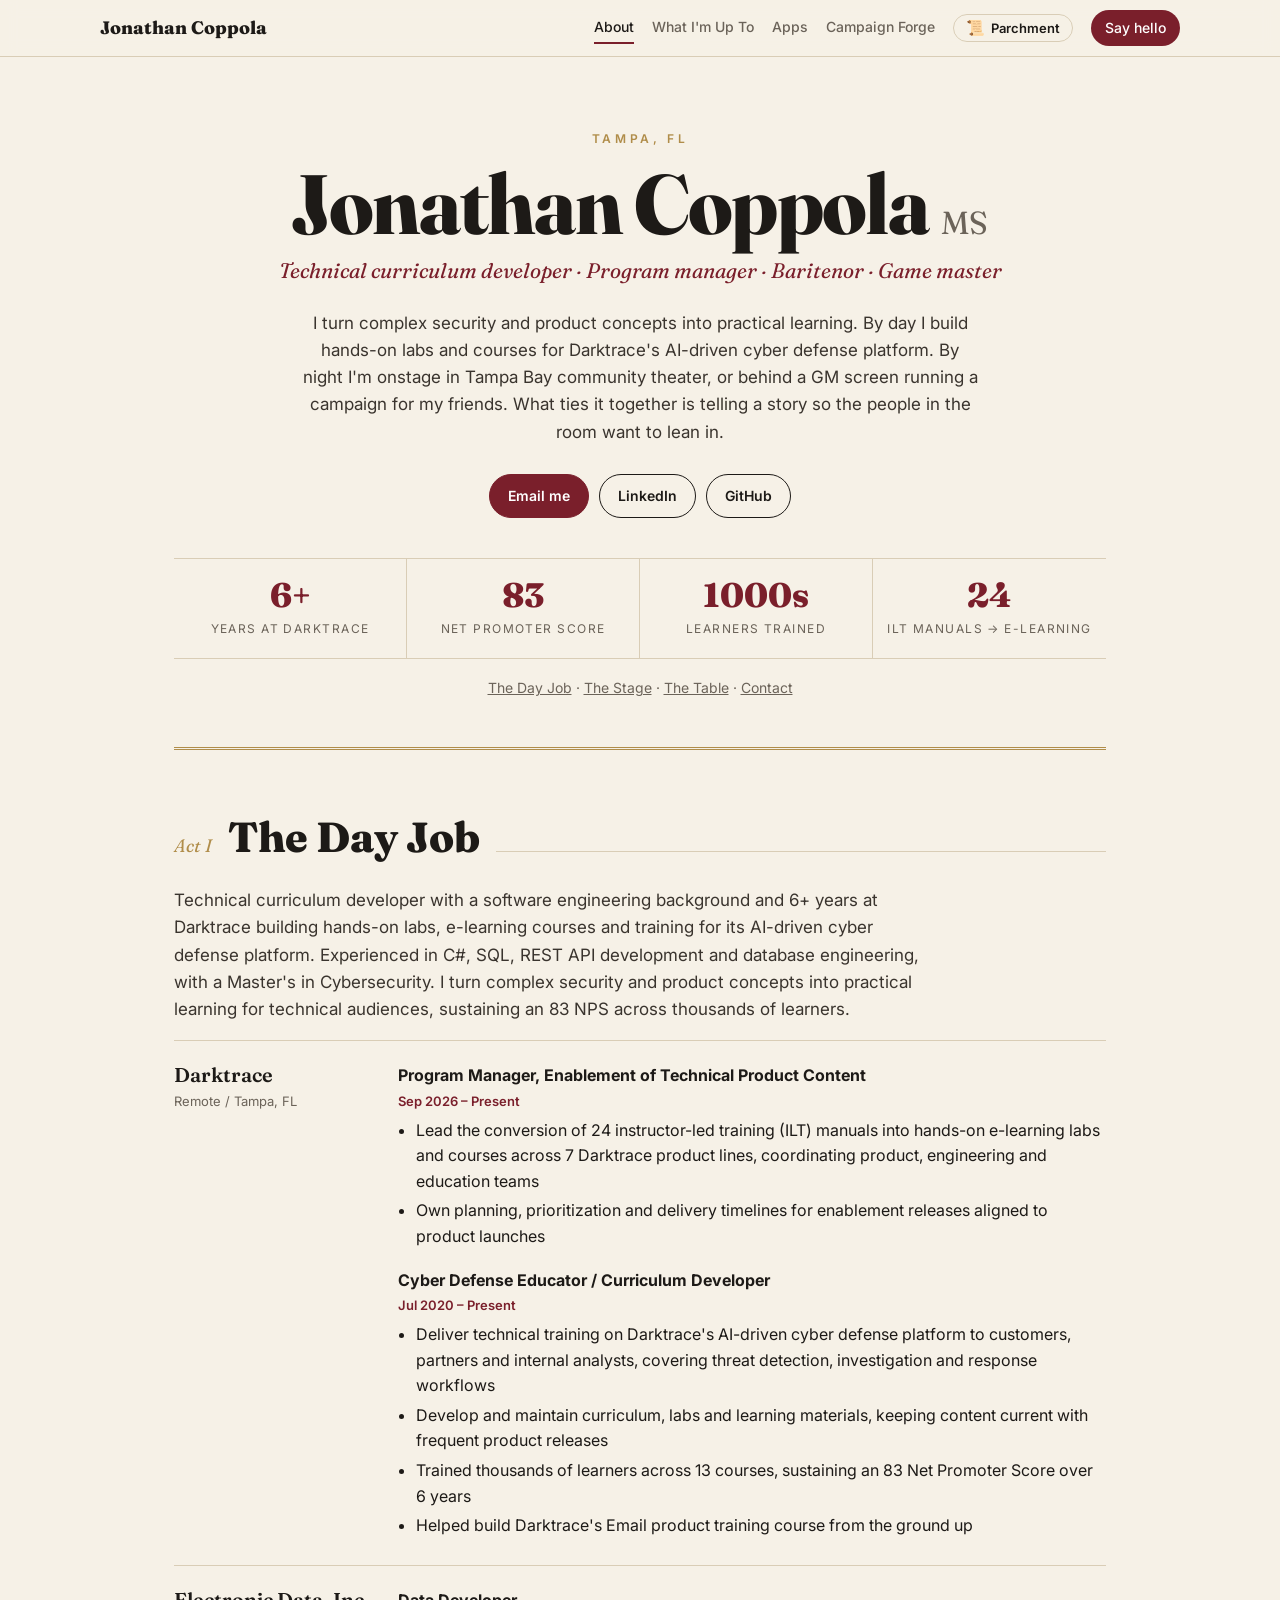
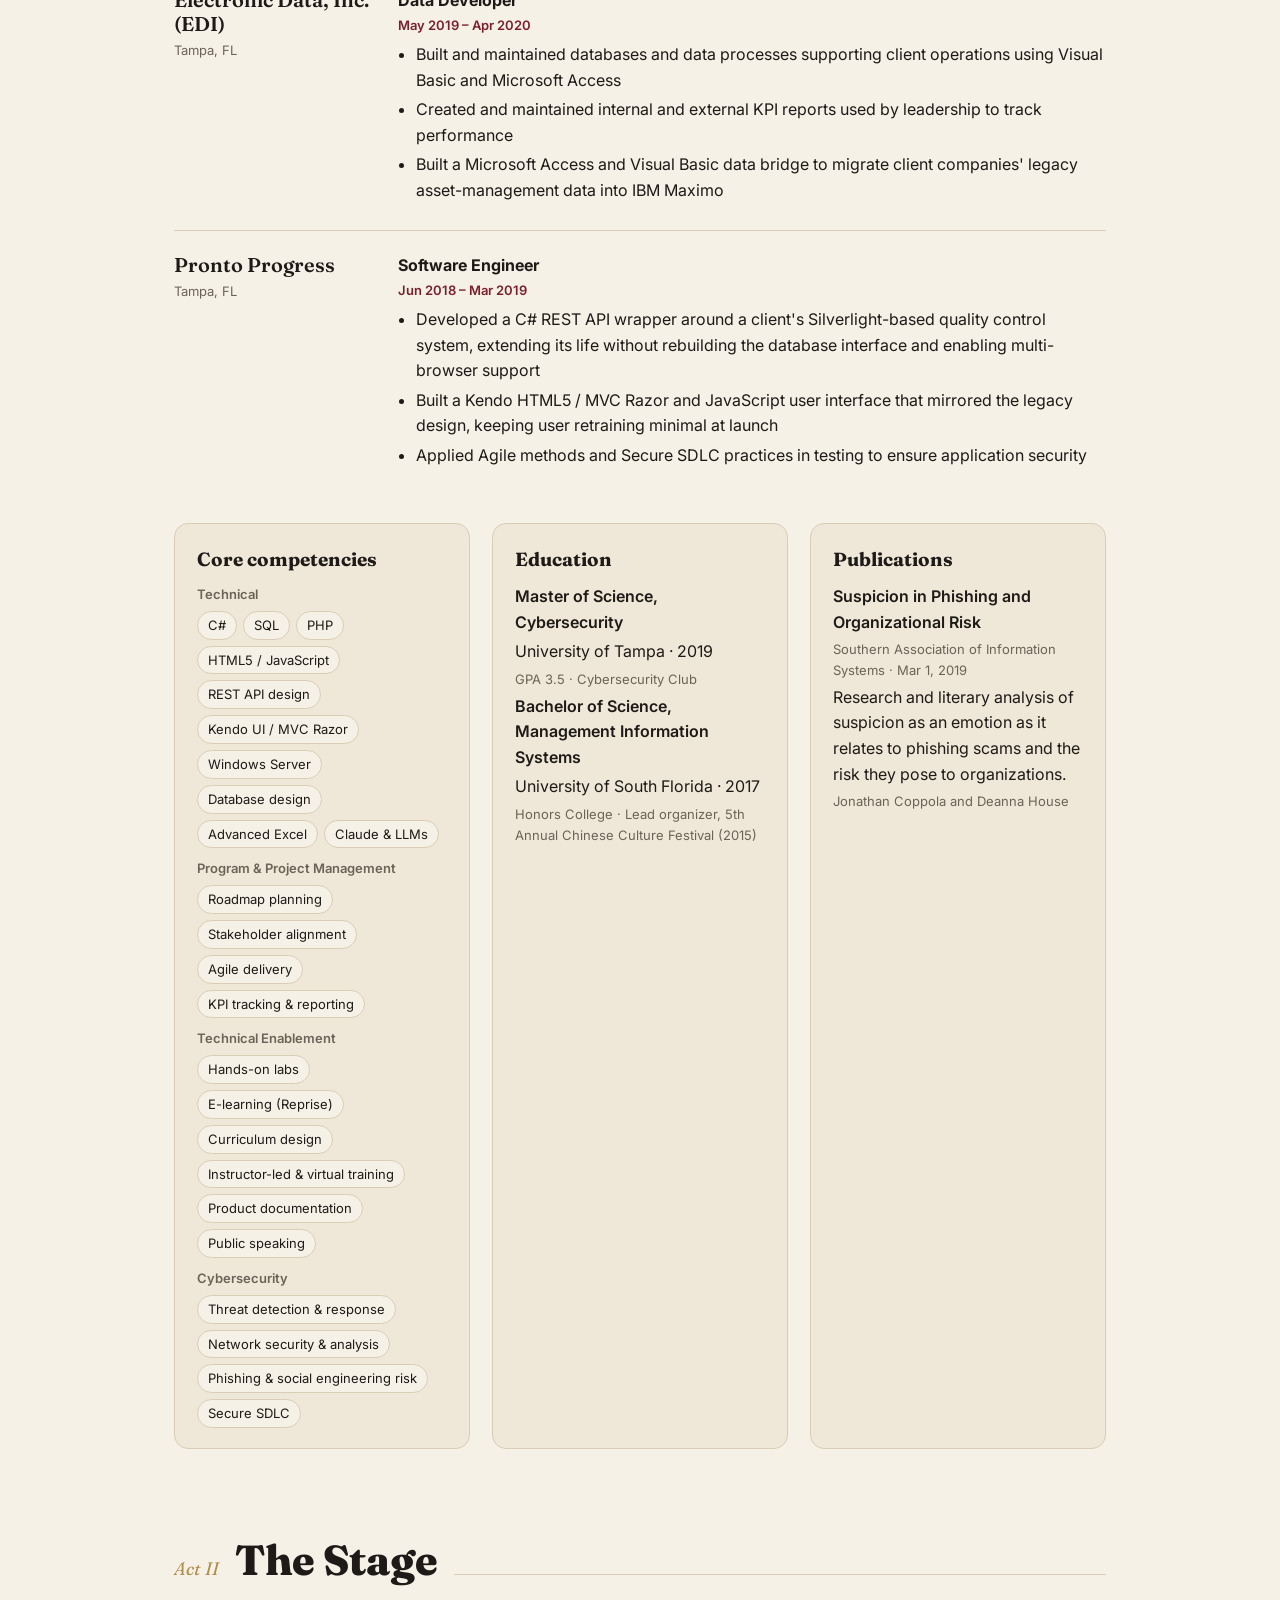
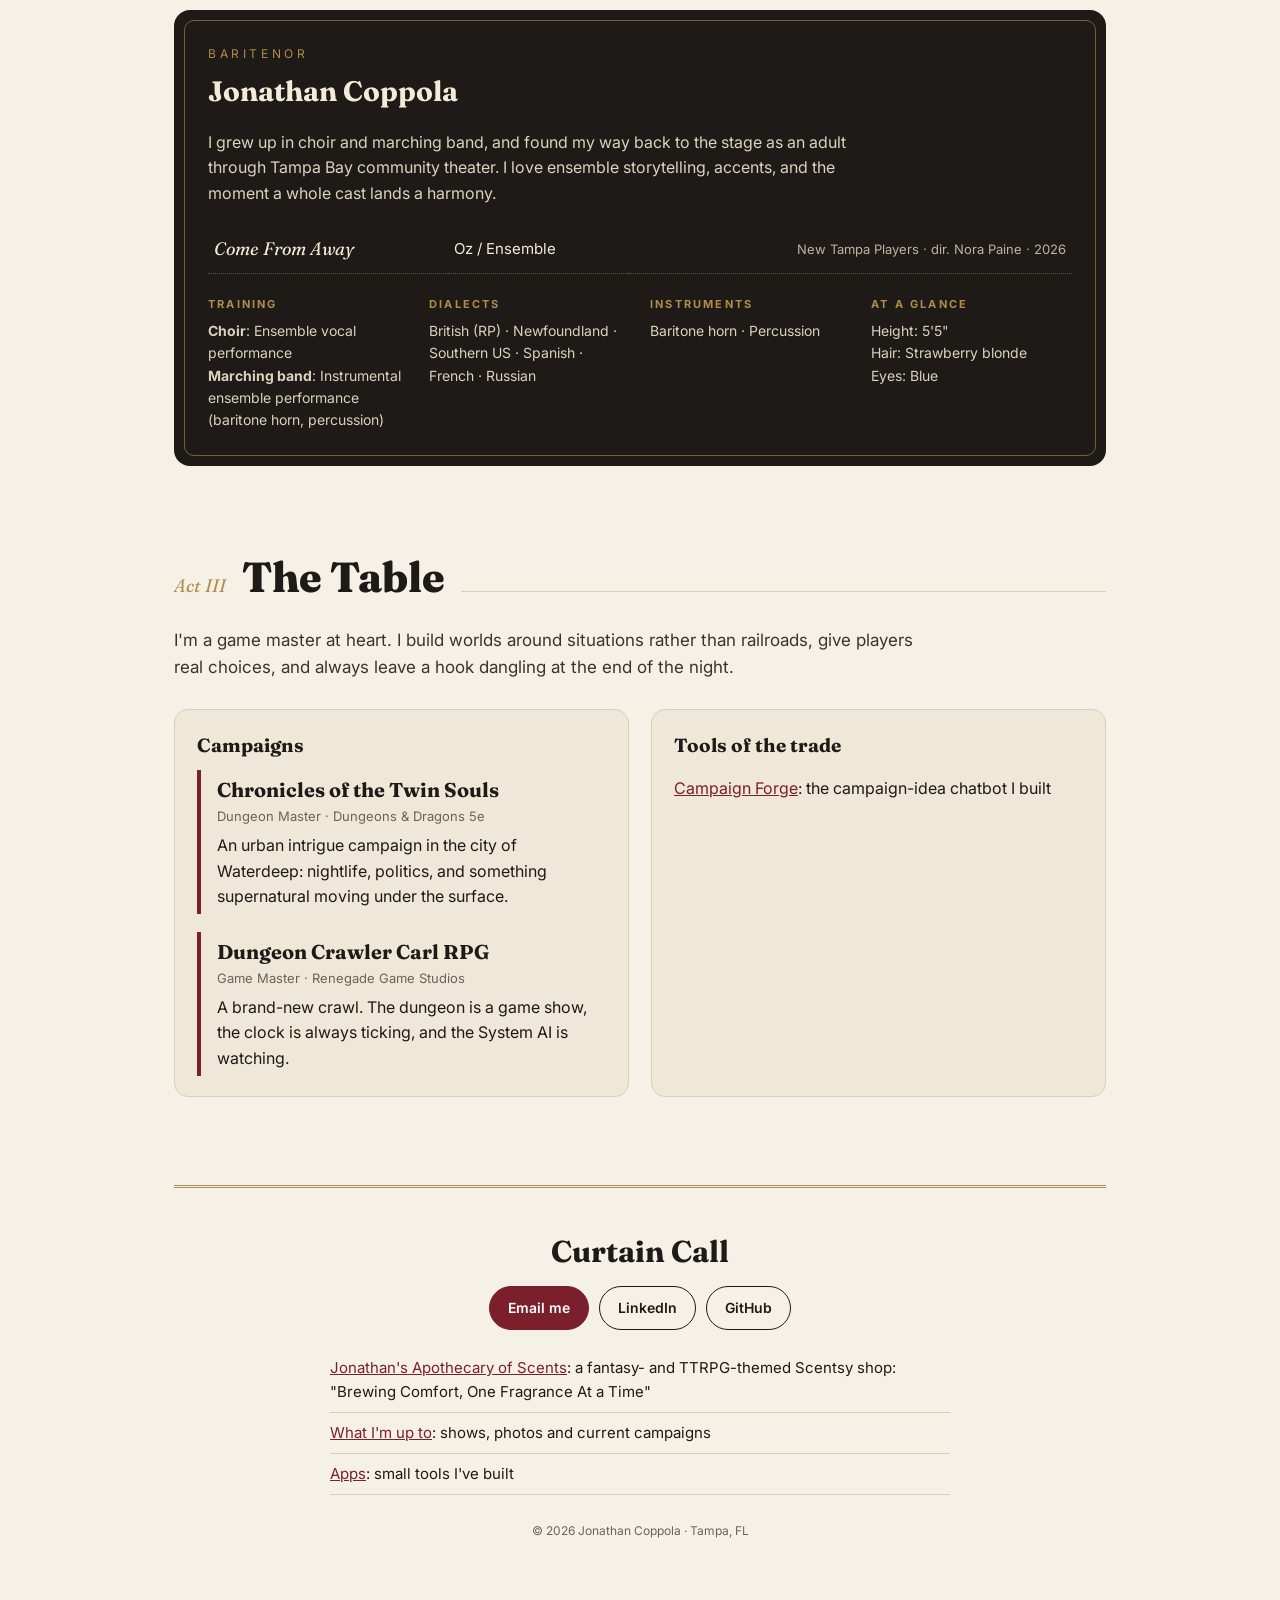
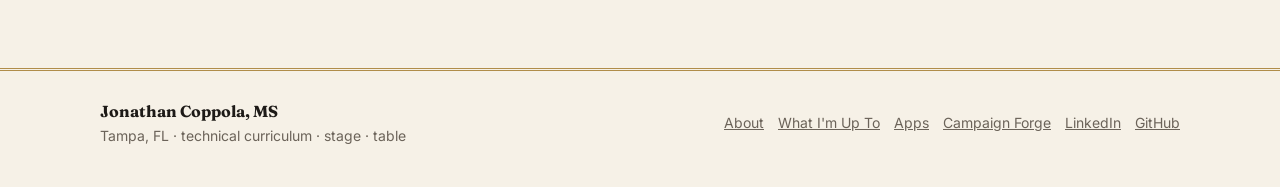
<file: index.html>
<!DOCTYPE html>
<html lang="en">
<head>
<meta charset="utf-8">
<script>try{var t=localStorage.getItem('site-theme');if(t)document.documentElement.dataset.theme=t}catch(e){}</script>
<meta name="viewport" content="width=device-width, initial-scale=1">
<title>Jonathan Coppola, MS</title>
<meta name="description" content="Jonathan Coppola: technical curriculum developer and program manager at Darktrace, baritenor in Tampa Bay community theater, and tabletop game master.">
<link rel="preconnect" href="https://fonts.googleapis.com">
<link href="https://fonts.googleapis.com/css2?family=Fraunces:ital,opsz,wght@0,9..144,400;0,9..144,600;0,9..144,800;1,9..144,400&family=Inter:wght@400;500;600&display=swap" rel="stylesheet">
<style>
  :root {
    --paper: #f6f1e7; --paper-2: #efe7d7; --ink: #1d1a17; --muted: #6b6359;
    --wine: #7a1f2b; --gold: #b08d4a; --line: #d9cdb6;
    --serif: "Fraunces", Georgia, serif; --sans: "Inter", system-ui, sans-serif;
  }
  * { box-sizing: border-box; }
  html { scroll-behavior: smooth; }
  body { margin: 0; background: var(--paper); color: var(--ink); font-family: var(--sans); line-height: 1.6; }
  a { color: var(--wine); }
  .wrap { max-width: 980px; margin: 0 auto; padding: 0 24px; }


  header.hero { padding: 72px 0 48px; text-align: center; border-bottom: 3px double var(--gold); }
  .kicker { font-size: 12px; letter-spacing: .3em; text-transform: uppercase; color: var(--gold); font-weight: 600; }
  h1 { font-family: var(--serif); font-weight: 800; font-size: clamp(44px, 8vw, 84px); line-height: 1; margin: 14px 0 8px; letter-spacing: -0.02em; }
  h1 small { font-size: .38em; font-weight: 400; color: var(--muted); letter-spacing: 0; }
  .headline { font-family: var(--serif); font-style: italic; font-size: clamp(17px, 2.4vw, 21px); color: var(--wine); margin: 6px 0 22px; }
  .intro { max-width: 680px; margin: 0 auto 28px; color: var(--body-text, #3a342e); font-size: 17px; }
  .links { display: flex; gap: 10px; justify-content: center; flex-wrap: wrap; }
  .btn { display: inline-block; padding: 10px 18px; border-radius: 999px; border: 1px solid var(--ink); color: var(--ink); text-decoration: none; font-weight: 600; font-size: 14px; }
  .btn.solid { background: var(--wine); border-color: var(--wine); color: #fff; }
  .btn:hover { transform: translateY(-1px); }

  .stats { display: grid; grid-template-columns: repeat(4, 1fr); gap: 0; margin: 40px 0 0; border-top: 1px solid var(--line); border-bottom: 1px solid var(--line); }
  .stat { padding: 18px 10px; text-align: center; border-right: 1px solid var(--line); }
  .stat:last-child { border-right: 0; }
  .stat b { display: block; font-family: var(--serif); font-size: 34px; font-weight: 800; color: var(--wine); line-height: 1.1; }
  .stat span { font-size: 12px; text-transform: uppercase; letter-spacing: .12em; color: var(--muted); }

  section { padding: 64px 0 24px; scroll-margin-top: 60px; }
  .jump { margin: 18px 0 0; font-size: 14px; color: var(--muted); }
  .jump a { color: var(--muted); }
  .act { display: flex; align-items: baseline; gap: 16px; margin-bottom: 26px; }
  .act .num { font-family: var(--serif); font-style: italic; color: var(--gold); font-size: 18px; white-space: nowrap; }
  .act h2 { font-family: var(--serif); font-weight: 800; font-size: clamp(30px, 4.5vw, 42px); margin: 0; line-height: 1.1; }
  .act .rule { flex: 1; height: 1px; background: var(--line); }
  .lede { font-size: 17px; color: var(--body-text, #3a342e); max-width: 760px; }

  .job { display: grid; grid-template-columns: 200px 1fr; gap: 24px; padding: 22px 0; border-top: 1px solid var(--line); }
  .job .co { font-family: var(--serif); font-weight: 600; font-size: 20px; line-height: 1.2; }
  .job .loc { font-size: 13px; color: var(--muted); margin-top: 4px; }
  .role + .role { margin-top: 18px; }
  .role h3 { margin: 0; font-size: 16px; }
  .role .dates { font-size: 13px; color: var(--wine); font-weight: 600; margin: 2px 0 6px; }
  .role ul { margin: 6px 0 0; padding-left: 18px; }
  .role li { margin: 4px 0; }

  .cols { display: grid; grid-template-columns: repeat(auto-fit, minmax(280px, 1fr)); gap: 22px; margin-top: 28px; }
  .panel { background: var(--paper-2); border: 1px solid var(--line); border-radius: 14px; padding: 20px 22px; }
  .panel h4 { margin: 0 0 10px; font-family: var(--serif); font-size: 19px; }
  .tags { display: flex; flex-wrap: wrap; gap: 6px; }
  .tag { font-size: 13px; padding: 3px 10px; border-radius: 999px; background: var(--paper); border: 1px solid var(--line); }
  .edu p, .pub p { margin: 4px 0; }
  .edu .deg, .pub .t { font-weight: 600; }
  .edu .meta, .pub .meta { font-size: 13px; color: var(--muted); }
  .edu > div + div, .pub > div + div { margin-top: 14px; }

  /* Stage: playbill styling */
  .playbill { background: var(--stage, var(--ink)); color: #f3ead7; border-radius: 16px; padding: 34px; position: relative; overflow: hidden; }
  .playbill::before { content: ""; position: absolute; inset: 10px; border: 1px solid color-mix(in srgb, var(--gold) 60%, transparent); border-radius: 10px; pointer-events: none; }
  .playbill .voice { font-size: 12px; letter-spacing: .3em; text-transform: uppercase; color: var(--gold); }
  .playbill h3 { font-family: var(--serif); font-size: 28px; margin: 6px 0 14px; }
  .playbill p { color: #dcd2bd; max-width: 640px; }
  .credits { width: 100%; border-collapse: collapse; margin: 18px 0 6px; font-size: 15px; }
  .credits td { padding: 10px 6px; border-bottom: 1px dotted color-mix(in srgb, var(--gold) 50%, transparent); }
  .credits td:first-child { font-family: var(--serif); font-style: italic; font-size: 18px; }
  .credits td:last-child { text-align: right; color: #bfb39b; font-size: 13px; }
  .pb-grid { display: grid; grid-template-columns: repeat(auto-fit, minmax(200px, 1fr)); gap: 20px; margin-top: 22px; }
  .pb-grid h5 { margin: 0 0 6px; font-size: 11px; letter-spacing: .2em; text-transform: uppercase; color: var(--gold); }
  .pb-grid p { margin: 0; font-size: 14px; }

  .campaign { border-left: 4px solid var(--wine); padding: 4px 0 4px 16px; }
  .campaign + .campaign { margin-top: 18px; }
  .campaign b { font-family: var(--serif); font-size: 20px; }
  .campaign .sys { font-size: 13px; color: var(--muted); }

  .curtain { margin-top: 64px; padding: 40px 0 60px; border-top: 3px double var(--gold); text-align: center; }
  .curtain h2 { font-family: var(--serif); font-size: 30px; margin: 0 0 10px; }
  .also { list-style: none; padding: 0; margin: 18px auto 0; max-width: 620px; text-align: left; }
  .also li { padding: 8px 0; border-bottom: 1px solid var(--line); font-size: 15px; }
  .fine { font-size: 12px; color: var(--muted); margin-top: 26px; }

  @media (max-width: 720px) {
    .stats { grid-template-columns: repeat(2, 1fr); }
    .stat:nth-child(2) { border-right: 0; }
    .stat:nth-child(-n+2) { border-bottom: 1px solid var(--line); }
    .job { grid-template-columns: 1fr; gap: 8px; }
    .playbill { padding: 26px 20px; }
  }
  @media print { .links, .curtain .also { display: none; } body { background: #fff; } section { padding-top: 24px; } }
</style>
<link rel="stylesheet" href="assets/site.css?v=202611171543">
</head>
<body data-root="" data-section="home">

<div class="wrap">
  <header class="hero">
    <div class="kicker" id="loc"></div>
    <h1 id="name"></h1>
    <p class="headline" id="headline"></p>
    <p class="intro" id="intro"></p>
    <div class="links" id="links"></div>
    <div class="stats" id="stats"></div>
    <p class="jump"><a href="#work">The Day Job</a> · <a href="#stage">The Stage</a> · <a href="#table">The Table</a> · <a href="#contact">Contact</a></p>
  </header>

  <section id="work">
    <div class="act"><span class="num">Act I</span><h2>The Day Job</h2><span class="rule"></span></div>
    <p class="lede" id="summary"></p>
    <div id="jobs"></div>
    <div class="cols">
      <div class="panel"><h4>Core competencies</h4><div id="skills"></div></div>
      <div class="panel edu"><h4>Education</h4><div id="edu"></div></div>
      <div class="panel pub"><h4>Publications</h4><div id="pubs"></div></div>
    </div>
  </section>

  <section id="stage">
    <div class="act"><span class="num">Act II</span><h2>The Stage</h2><span class="rule"></span></div>
    <div class="playbill">
      <div class="voice" id="voice"></div>
      <h3>Jonathan Coppola</h3>
      <p id="stageBlurb"></p>
      <table class="credits"><tbody id="credits"></tbody></table>
      <div class="pb-grid" id="pbgrid"></div>
    </div>
  </section>

  <section id="table">
    <div class="act"><span class="num">Act III</span><h2>The Table</h2><span class="rule"></span></div>
    <p class="lede" id="tableBlurb"></p>
    <div class="cols">
      <div class="panel"><h4>Campaigns</h4><div id="campaigns"></div></div>
      <div class="panel"><h4>Tools of the trade</h4><div id="tools"></div></div>
    </div>
  </section>

  <section class="curtain" id="contact">
    <h2>Curtain Call</h2>
    <div class="links" id="links2"></div>
    <ul class="also" id="also"></ul>
    <p class="fine">© <span id="yr"></span> Jonathan Coppola · Tampa, FL</p>
  </section>
</div>

<script>
const $ = id => document.getElementById(id);
const esc = s => String(s ?? '').replace(/[&<>"]/g, c => ({'&':'&amp;','<':'&lt;','>':'&gt;','"':'&quot;'}[c]));
fetch('data/profile.json').then(r => r.json()).then(p => {
  document.title = `${p.name}, ${p.credential}`;
  $('loc').textContent = p.location;
  $('name').innerHTML = `${esc(p.name)} <small>${esc(p.credential)}</small>`;
  $('headline').textContent = p.headline;
  $('intro').textContent = p.intro;
  const links = `<a class="btn solid" href="mailto:${esc(p.email)}">Email me</a>
    <a class="btn" href="${esc(p.linkedin)}" target="_blank" rel="noopener">LinkedIn</a>
    <a class="btn" href="${esc(p.github)}" target="_blank" rel="noopener">GitHub</a>`;
  $('links').innerHTML = links; $('links2').innerHTML = links;
  $('stats').innerHTML = p.stats.map(s => `<div class="stat"><b>${esc(s.value)}</b><span>${esc(s.label)}</span></div>`).join('');

  $('summary').textContent = p.summary;
  $('jobs').innerHTML = p.experience.map(j => `<div class="job">
    <div><div class="co">${esc(j.company)}</div><div class="loc">${esc(j.location)}</div></div>
    <div>${j.roles.map(r => `<div class="role"><h3>${esc(r.title)}</h3><div class="dates">${esc(r.dates)}</div>
      <ul>${r.bullets.map(b => `<li>${esc(b)}</li>`).join('')}</ul></div>`).join('')}</div></div>`).join('');
  $('skills').innerHTML = p.skills.map(g => `<p style="margin:10px 0 6px;font-size:13px;font-weight:600;color:var(--muted)">${esc(g.group)}</p>
    <div class="tags">${g.items.map(i => `<span class="tag">${esc(i)}</span>`).join('')}</div>`).join('');
  $('edu').innerHTML = p.education.map(e => `<div><p class="deg">${esc(e.degree)}</p><p>${esc(e.school)} · ${esc(e.year)}</p><p class="meta">${esc(e.notes)}</p></div>`).join('');
  $('pubs').innerHTML = p.publications.map(x => `<div><p class="t">${esc(x.title)}</p><p class="meta">${esc(x.venue)} · ${esc(x.date)}</p><p>${esc(x.summary)}</p><p class="meta">${esc(x.authors)}</p></div>`).join('');

  const s = p.stage;
  $('voice').textContent = s.voice;
  $('stageBlurb').textContent = s.blurb;
  $('credits').innerHTML = s.credits.map(c => `<tr><td>${esc(c.show)}</td><td>${esc(c.role)}</td><td>${esc(c.company)} · dir. ${esc(c.director)} · ${esc(c.year)}</td></tr>`).join('');
  $('pbgrid').innerHTML = `
    <div><h5>Training</h5>${s.training.map(t => `<p><b>${esc(t.what)}</b>: ${esc(t.detail)}</p>`).join('')}</div>
    <div><h5>Dialects</h5><p>${s.dialects.map(esc).join(' · ')}</p></div>
    <div><h5>Instruments</h5><p>${s.instruments.map(esc).join(' · ')}</p></div>
    <div><h5>At a glance</h5>${Object.entries(s.stats).map(([k, v]) => `<p>${esc(k)}: ${esc(v)}</p>`).join('')}</div>`;

  $('tableBlurb').textContent = p.tabletop.blurb;
  $('campaigns').innerHTML = p.tabletop.campaigns.map(c => `<div class="campaign"><b>${esc(c.name)}</b><div class="sys">${esc(c.role)} · ${esc(c.system)}</div><p style="margin:6px 0 0">${esc(c.pitch)}</p></div>`).join('');
  $('tools').innerHTML = p.tabletop.tools.map(t => `<p><a href="${esc(t.url)}"${/^https?:/.test(t.url) ? ' target="_blank" rel="noopener"' : ''}>${esc(t.label)}</a>: ${esc(t.note)}</p>`).join('');

  $('also').innerHTML = p.also.map(a => `<li><a href="${esc(a.url)}"${/^https?:/.test(a.url) ? ' target="_blank" rel="noopener"' : ''}>${esc(a.label)}</a>: ${esc(a.note)}</li>`).join('');
  $('yr').textContent = new Date().getFullYear();
});
</script>
<script src="assets/site.js?v=202611171543"></script>
</body>
</html>
</file>
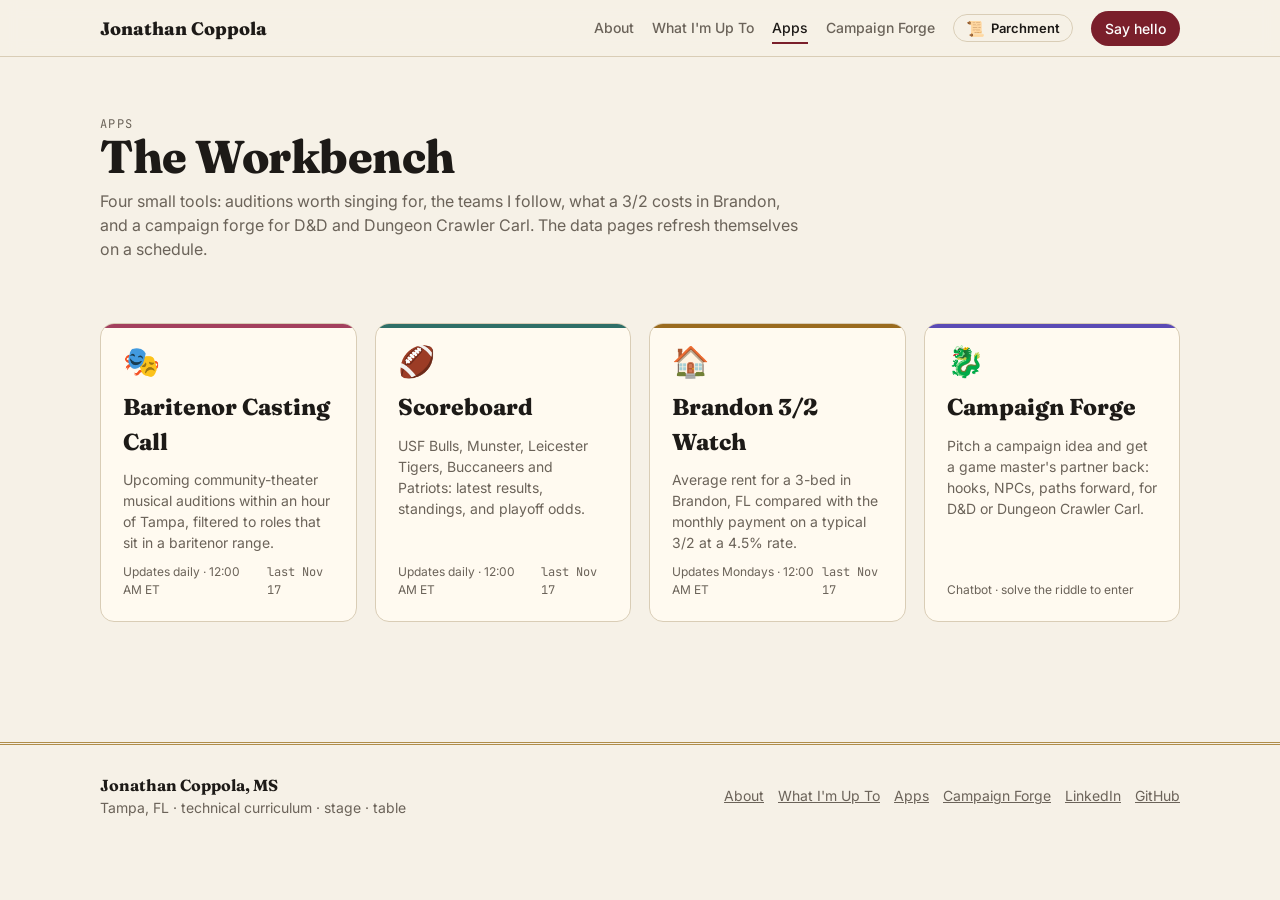
<file: apps/index.html>
<!DOCTYPE html>
<html lang="en">
<head>
<meta charset="utf-8">
<script>try{var t=localStorage.getItem('site-theme');if(t)document.documentElement.dataset.theme=t}catch(e){}</script>
<meta name="viewport" content="width=device-width, initial-scale=1">
<title>Apps · Jonathan Coppola</title>
<link rel="stylesheet" href="../assets/apps.css?v=202611171543">
<style>
  .hero { padding: 30px 0 10px; }
  .hero .kicker { font-family: var(--mono); font-size: 12px; letter-spacing: .12em; text-transform: uppercase; color: var(--muted); }
  .apps { display: grid; gap: 18px; grid-template-columns: repeat(auto-fit, minmax(250px, 1fr)); margin-top: 26px; }
  .app { position: relative; display: flex; flex-direction: column; gap: 10px; text-decoration: none; color: var(--text);
         background: var(--panel); border: 1px solid var(--line); border-radius: var(--radius); padding: 22px; min-height: 230px;
         transition: transform .15s ease, border-color .15s ease; overflow: hidden; }
  .app::before { content: ""; position: absolute; inset: 0 0 auto 0; height: 4px; background: var(--c); }
  html[data-theme="leather"] .app::before { filter: brightness(1.5); }
  .app:hover { transform: translateY(-3px); border-color: var(--c); }
  .app .glyph { font-size: 30px; line-height: 1; }
  .app h3 { font-family: var(--display); font-weight: 800; font-size: 23px; margin: 4px 0 0; }
  .app p { color: var(--muted); font-size: 14px; margin: 0; flex: 1; }
  .app .meta { display: flex; justify-content: space-between; align-items: center; gap: 8px; font-size: 12px; color: var(--muted); }
  .app .meta .upd { font-family: var(--mono); }
</style>
<link rel="stylesheet" href="../assets/site.css?v=202611171543">
</head>
<body data-root="../" data-section="apps">
<div class="wrap">
  <header class="hero">
    <div class="kicker">Apps</div>
    <h1 class="title">The Workbench</h1>
    <p class="lede">Four small tools: auditions worth singing for, the teams I follow, what a 3/2 costs in Brandon, and a campaign forge for D&amp;D and Dungeon Crawler Carl. The data pages refresh themselves on a schedule.</p>
  </header>

  <main class="apps">
    <a class="app" href="theater/" style="--c:#a3405e">
      <div class="glyph">🎭</div>
      <h3>Baritenor Casting Call</h3>
      <p>Upcoming community-theater musical auditions within an hour of Tampa, filtered to roles that sit in a baritenor range.</p>
      <div class="meta"><span>Updates daily · 12:00 AM ET</span><span class="upd" data-src="theater/data.json"></span></div>
    </a>
    <a class="app" href="sports/" style="--c:#2f6f68">
      <div class="glyph">🏈</div>
      <h3>Scoreboard</h3>
      <p>USF Bulls, Munster, Leicester Tigers, Buccaneers and Patriots: latest results, standings, and playoff odds.</p>
      <div class="meta"><span>Updates daily · 12:00 AM ET</span><span class="upd" data-src="sports/data.json"></span></div>
    </a>
    <a class="app" href="housing/" style="--c:#9a6b1f">
      <div class="glyph">🏠</div>
      <h3>Brandon 3/2 Watch</h3>
      <p>Average rent for a 3-bed in Brandon, FL compared with the monthly payment on a typical 3/2 at a 4.5% rate.</p>
      <div class="meta"><span>Updates Mondays · 12:00 AM ET</span><span class="upd" data-src="housing/data.json"></span></div>
    </a>
    <a class="app" href="campaign-forge/" style="--c:#5b4bb5">
      <div class="glyph">🐉</div>
      <h3>Campaign Forge</h3>
      <p>Pitch a campaign idea and get a game master's partner back: hooks, NPCs, paths forward, for D&amp;D or Dungeon Crawler Carl.</p>
      <div class="meta"><span>Chatbot · solve the riddle to enter</span><span></span></div>
    </a>
  </main>

</div>
<script>
  document.querySelectorAll('.upd[data-src]').forEach(async el => {
    try {
      const r = await fetch(el.dataset.src, { cache: 'no-store' });
      const d = await r.json();
      if (d.updated) el.textContent = 'last ' + new Date(d.updated).toLocaleDateString(undefined, { month: 'short', day: 'numeric' });
    } catch (e) { /* offline or file:// — leave blank */ }
  });
</script>
<script src="../assets/site.js?v=202611171543"></script>
</body>
</html>
</file>
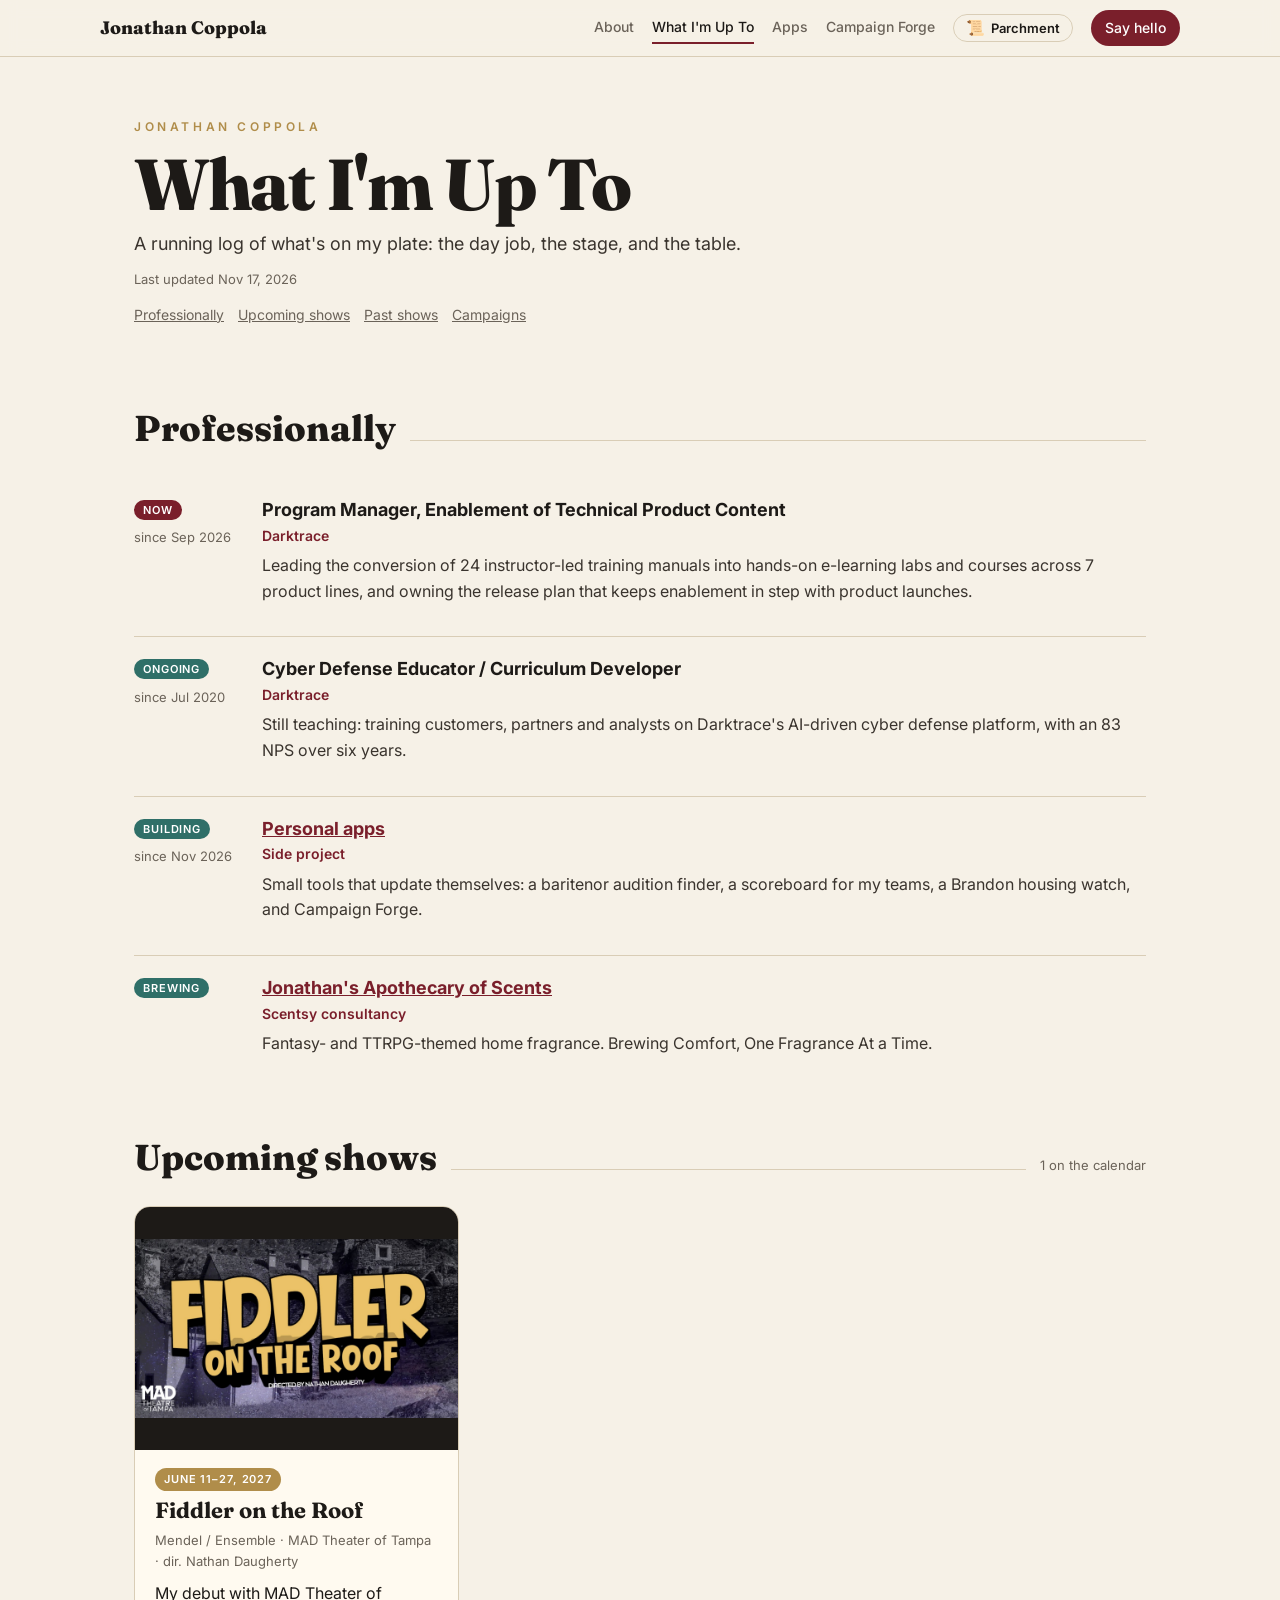
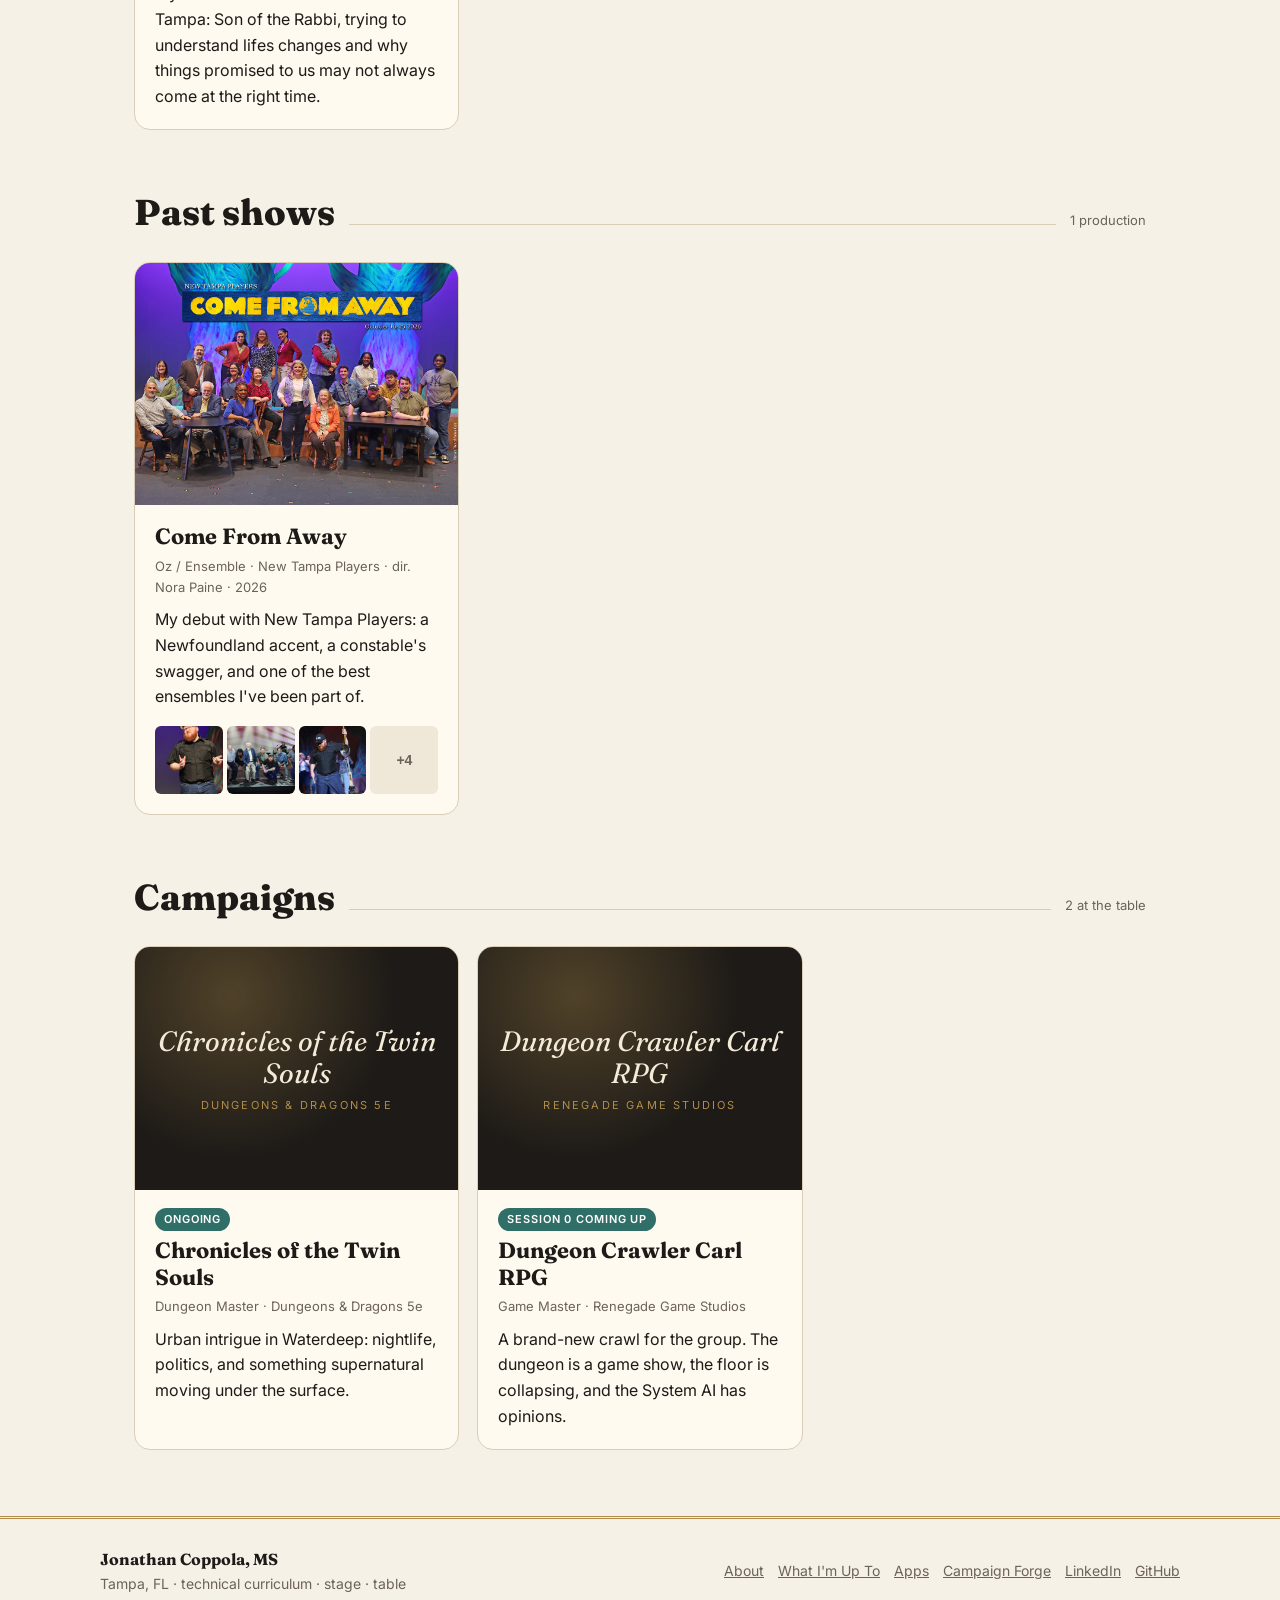
<file: now/index.html>
<!DOCTYPE html>
<html lang="en">
<head>
<meta charset="utf-8">
<script>try{var t=localStorage.getItem('site-theme');if(t)document.documentElement.dataset.theme=t}catch(e){}</script>
<meta name="viewport" content="width=device-width, initial-scale=1">
<title>What I'm Up To · Jonathan Coppola</title>
<link rel="preconnect" href="https://fonts.googleapis.com">
<link href="https://fonts.googleapis.com/css2?family=Fraunces:ital,opsz,wght@0,9..144,400;0,9..144,600;0,9..144,800;1,9..144,400&family=Inter:wght@400;500;600&display=swap" rel="stylesheet">
<style>
  :root {
    --paper: #f6f1e7; --paper-2: #efe7d7; --ink: #1d1a17; --muted: #6b6359;
    --wine: #7a1f2b; --gold: #b08d4a; --line: #d9cdb6; --teal: #2f6f68;
    --serif: "Fraunces", Georgia, serif; --sans: "Inter", system-ui, sans-serif;
  }
  * { box-sizing: border-box; }
  html { scroll-behavior: smooth; }
  body { margin: 0; background: var(--paper); color: var(--ink); font-family: var(--sans); line-height: 1.6; }
  a { color: var(--wine); }
  .wrap { max-width: 1060px; margin: 0 auto; padding: 0 24px; }

  header { padding: 60px 0 30px; }
  .kicker { font-size: 12px; letter-spacing: .3em; text-transform: uppercase; color: var(--gold); font-weight: 600; }
  h1 { font-family: var(--serif); font-weight: 800; font-size: clamp(40px, 7vw, 72px); line-height: 1; margin: 12px 0 10px; letter-spacing: -0.02em; }
  .intro { font-size: 18px; color: var(--body-text, #3a342e); max-width: 640px; margin: 0; }
  .updated { font-size: 13px; color: var(--muted); margin-top: 10px; }

  section { padding: 44px 0 10px; scroll-margin-top: 60px; }
  .jump { margin: 14px 0 0; font-size: 14px; }
  .jump a { color: var(--muted); margin-right: 14px; }
  .sec-head { display: flex; align-items: baseline; gap: 14px; margin-bottom: 20px; }
  .sec-head h2 { font-family: var(--serif); font-weight: 800; font-size: clamp(26px, 4vw, 36px); margin: 0; }
  .sec-head .rule { flex: 1; height: 1px; background: var(--line); }
  .sec-head .count { font-size: 13px; color: var(--muted); }

  .grid { display: grid; gap: 18px; grid-template-columns: repeat(auto-fill, minmax(290px, 1fr)); }
  .card { background: var(--card, #fffaf0); border: 1px solid var(--line); border-radius: 16px; overflow: hidden; display: flex; flex-direction: column; }
  .card .body { padding: 18px 20px 20px; flex: 1; display: flex; flex-direction: column; gap: 6px; }
  .card h3 { font-family: var(--serif); font-size: 22px; margin: 0; line-height: 1.2; }
  .meta { font-size: 13px; color: var(--muted); }
  .pill { align-self: flex-start; font-size: 11px; font-weight: 600; letter-spacing: .08em; text-transform: uppercase; padding: 3px 9px; border-radius: 999px; background: var(--wine); color: #fff; }
  .pill.teal { background: var(--teal); }
  .pill.gold { background: var(--gold); }
  .card p { margin: 4px 0 0; }
  .card .more { margin-top: auto; padding-top: 10px; font-size: 14px; font-weight: 600; }

  .cover { aspect-ratio: 4 / 3; background: var(--stage, var(--ink)); position: relative; overflow: hidden; }
  .cover img { width: 100%; height: 100%; object-fit: cover; display: block; transition: transform .3s ease; }
  .card:hover .cover img { transform: scale(1.03); }
  .cover.poster img { object-fit: contain; }
  .card:hover .cover.poster img { transform: none; }
  .cover.placeholder { display: grid; place-items: center; background:
      radial-gradient(circle at 30% 20%, color-mix(in srgb, var(--gold) 35%, transparent), transparent 55%), var(--stage, var(--ink)); }
  .cover.placeholder span { font-family: var(--serif); font-style: italic; color: #f3ead7; font-size: 28px; text-align: center; padding: 0 20px; line-height: 1.15; }
  .cover.placeholder small { display: block; font-family: var(--sans); font-style: normal; font-size: 11px; letter-spacing: .2em; text-transform: uppercase; color: var(--gold); margin-top: 10px; }

  .thumbs { display: grid; grid-template-columns: repeat(4, 1fr); gap: 4px; margin-top: 10px; }
  .thumbs button { padding: 0; border: 0; background: var(--paper-2); aspect-ratio: 1; cursor: zoom-in; border-radius: 6px; overflow: hidden; }
  .thumbs img { width: 100%; height: 100%; object-fit: cover; display: block; }
  .thumbs .more-n { display: grid; place-items: center; font-weight: 600; color: var(--muted); font-size: 14px; }

  .empty { border: 2px dashed var(--line); border-radius: 16px; padding: 28px; text-align: center; color: var(--muted); font-family: var(--serif); font-style: italic; font-size: 18px; }

  .work { display: grid; gap: 14px; }
  .work-item { display: grid; grid-template-columns: 110px 1fr; gap: 18px; padding: 18px 0; border-top: 1px solid var(--line); }
  .work-item:first-child { border-top: 0; }
  .work-item .when { font-size: 13px; color: var(--muted); }
  .work-item h3 { margin: 0; font-size: 18px; }
  .work-item .org { color: var(--wine); font-weight: 600; font-size: 14px; }
  .work-item p { margin: 6px 0 0; color: var(--body-text, #3a342e); }

  dialog.lightbox { padding: 0; border: 0; background: transparent; max-width: 96vw; max-height: 94vh; }
  dialog.lightbox::backdrop { background: rgba(15, 12, 10, .92); }
  .lb { position: relative; display: flex; flex-direction: column; align-items: center; }
  .lb img { max-width: 92vw; max-height: 82vh; border-radius: 8px; display: block; }
  .lb .cap { color: #f3ead7; font-size: 14px; margin-top: 10px; text-align: center; }
  .lb button { position: fixed; top: 50%; transform: translateY(-50%); background: rgba(255,255,255,.12); color: #fff; border: 0; width: 46px; height: 46px; border-radius: 50%; font-size: 22px; cursor: pointer; }
  .lb .prev { left: 2vw; } .lb .next { right: 2vw; }
  .lb .close { top: 24px; right: 2vw; transform: none; }

  @media (max-width: 640px) { .work-item { grid-template-columns: 1fr; gap: 4px; } }
</style>
<link rel="stylesheet" href="../assets/site.css?v=202611171543">
</head>
<body data-root="../" data-section="now">

<div class="wrap">
  <header>
    <div class="kicker">Jonathan Coppola</div>
    <h1>What I'm Up To</h1>
    <p class="intro" id="intro"></p>
    <p class="updated" id="updated"></p>
    <p class="jump"><a href="#work">Professionally</a><a href="#upcoming">Upcoming shows</a><a href="#past">Past shows</a><a href="#campaigns">Campaigns</a></p>
  </header>

  <section id="work">
    <div class="sec-head"><h2>Professionally</h2><span class="rule"></span></div>
    <div class="work" id="workList"></div>
  </section>

  <section id="upcoming">
    <div class="sec-head"><h2>Upcoming shows</h2><span class="rule"></span><span class="count" id="upCount"></span></div>
    <div id="upcomingList"></div>
  </section>

  <section id="past">
    <div class="sec-head"><h2>Past shows</h2><span class="rule"></span><span class="count" id="pastCount"></span></div>
    <div class="grid" id="pastList"></div>
  </section>

  <section id="campaigns">
    <div class="sec-head"><h2>Campaigns</h2><span class="rule"></span><span class="count" id="campCount"></span></div>
    <div class="grid" id="campList"></div>
  </section>

</div>

<dialog class="lightbox" id="lb">
  <div class="lb">
    <img id="lbImg" alt="">
    <div class="cap" id="lbCap"></div>
    <button class="prev" id="lbPrev" aria-label="Previous photo">‹</button>
    <button class="next" id="lbNext" aria-label="Next photo">›</button>
    <button class="close" id="lbClose" aria-label="Close">×</button>
  </div>
</dialog>

<script>
const $ = id => document.getElementById(id);
const esc = s => String(s ?? '').replace(/[&<>"]/g, c => ({'&':'&amp;','<':'&lt;','>':'&gt;','"':'&quot;'}[c]));
const fmt = d => new Date(d + 'T12:00:00').toLocaleDateString(undefined, { month: 'short', day: 'numeric', year: 'numeric' });
const galleries = {};   // id -> [{src, caption}]
let lbList = [], lbIdx = 0;

function cover(item, title, sub) {
  return item.cover
    ? `<div class="cover"><img src="${esc(item.cover)}" alt="${esc(title)}" loading="lazy"></div>`
    : `<div class="cover placeholder"><span>${esc(title)}<small>${esc(sub)}</small></span></div>`;
}
function thumbs(id, photos) {
  if (!photos || !photos.length) return '';
  galleries[id] = photos;
  const show = photos.slice(0, 4);
  return `<div class="thumbs">${show.map((ph, i) => {
    const extra = i === 3 && photos.length > 4 ? photos.length - 4 : 0;
    return `<button data-g="${esc(id)}" data-i="${i}" aria-label="Open photo ${i + 1}">${extra
      ? `<span class="more-n">+${extra + 1}</span>` : `<img src="${esc(ph.src)}" alt="${esc(ph.caption || '')}" loading="lazy">`}</button>`;
  }).join('')}</div>`;
}
function openLb(id, i) { lbList = galleries[id]; lbIdx = i; showLb(); $('lb').showModal(); }
function showLb() { const p = lbList[lbIdx]; $('lbImg').src = p.src; $('lbImg').alt = p.caption || ''; $('lbCap').textContent = `${p.caption || ''}  (${lbIdx + 1} / ${lbList.length})`; }
$('lbPrev').onclick = () => { lbIdx = (lbIdx - 1 + lbList.length) % lbList.length; showLb(); };
$('lbNext').onclick = () => { lbIdx = (lbIdx + 1) % lbList.length; showLb(); };
$('lbClose').onclick = () => $('lb').close();
$('lb').addEventListener('click', e => { if (e.target === $('lb')) $('lb').close(); });
document.addEventListener('keydown', e => { if (!$('lb').open) return; if (e.key === 'ArrowLeft') $('lbPrev').click(); if (e.key === 'ArrowRight') $('lbNext').click(); });
document.addEventListener('click', e => { const b = e.target.closest('.thumbs button, .cover[data-g]'); if (b) openLb(b.dataset.g, +b.dataset.i || 0); });

fetch('content.json', { cache: 'no-store' }).then(r => r.json()).then(d => {
  $('intro').textContent = d.intro;
  $('updated').textContent = 'Last updated ' + fmt(d.updated);

  $('workList').innerHTML = d.professional.map(w => `<div class="work-item">
    <div><span class="pill ${w.status === 'Now' ? '' : 'teal'}">${esc(w.status)}</span><div class="when" style="margin-top:6px">${w.since ? 'since ' + esc(w.since) : ''}</div></div>
    <div><h3>${w.link ? `<a href="${esc(w.link)}"${/^https?:/.test(w.link) ? ' target="_blank" rel="noopener"' : ''}>${esc(w.title)}</a>` : esc(w.title)}</h3>
    <div class="org">${esc(w.org)}</div><p>${esc(w.description)}</p></div></div>`).join('');

  const today = new Date(); today.setHours(0, 0, 0, 0);
  d.upcoming_shows.forEach(s => { s.poster = s.poster || s.cover; s.dates_text = s.dates_text || s.dates; });
  d.past_shows.forEach(s => { s.cover = s.cover || s.poster; });
  d.campaigns.forEach(c => { c.cover = c.cover || c.poster; });
  const up = d.upcoming_shows.filter(s => !s.end || new Date(s.end + 'T23:59:59') >= today)
    .sort((a, b) => (a.start || '').localeCompare(b.start || ''));
  $('upCount').textContent = up.length ? `${up.length} on the calendar` : '';
  $('upcomingList').innerHTML = up.length ? `<div class="grid">${up.map(s => `<article class="card">
      ${cover({ cover: s.poster }, s.show, s.company).replace('class="cover"', 'class="cover poster"')}
      <div class="body"><span class="pill gold">${esc(s.dates_text || (s.start ? fmt(s.start) : 'Dates TBA'))}</span>
      <h3>${esc(s.show)}</h3><div class="meta">${esc(s.role)} · ${esc(s.company)}${s.director ? ' · dir. ' + esc(s.director) : ''}${s.venue ? ' · ' + esc(s.venue) : ''}</div>
      ${s.blurb ? `<p>${esc(s.blurb)}</p>` : ''}
      ${s.tickets_url ? `<a class="more" href="${esc(s.tickets_url)}" target="_blank" rel="noopener">Get tickets →</a>` : ''}</div></article>`).join('')}</div>`
    : `<div class="empty">${esc(d.upcoming_empty_note)}</div>`;

  $('pastCount').textContent = `${d.past_shows.length} production${d.past_shows.length === 1 ? '' : 's'}`;
  $('pastList').innerHTML = d.past_shows.map(s => `<article class="card">
    ${cover(s, s.show, s.year)}
    <div class="body"><h3>${esc(s.show)}</h3><div class="meta">${esc(s.role)} · ${esc(s.company)}${s.director ? ' · dir. ' + esc(s.director) : ''} · ${esc(s.year)}</div>
    ${s.blurb ? `<p>${esc(s.blurb)}</p>` : ''}${thumbs('show-' + s.slug, s.photos)}
    ${s.photos && s.photos.length ? '' : '<p class="meta" style="margin-top:auto;padding-top:8px"><i>Photos coming soon</i></p>'}</div></article>`).join('');

  $('campCount').textContent = `${d.campaigns.length} at the table`;
  $('campList').innerHTML = d.campaigns.map(c => `<article class="card">
    ${cover(c, c.name, c.system)}
    <div class="body"><span class="pill teal">${esc(c.status)}</span><h3>${esc(c.name)}</h3>
    <div class="meta">${esc(c.role)} · ${esc(c.system)}</div><p>${esc(c.blurb)}</p>${thumbs('camp-' + c.slug, c.photos)}</div></article>`).join('');

  // Make covers with galleries open the lightbox too
  [...d.past_shows.map(s => ['show-' + s.slug, s]), ...d.campaigns.map(c => ['camp-' + c.slug, c])].forEach(([id, item]) => {
    if (item.cover && item.photos && item.photos.length) {
      const el = [...document.querySelectorAll('.cover img')].find(i => i.getAttribute('src') === item.cover);
      if (el) { el.parentElement.dataset.g = id; el.parentElement.style.cursor = 'zoom-in'; }
    }
  });
});
</script>
<script src="../assets/site.js?v=202611171543"></script>
</body>
</html>
</file>
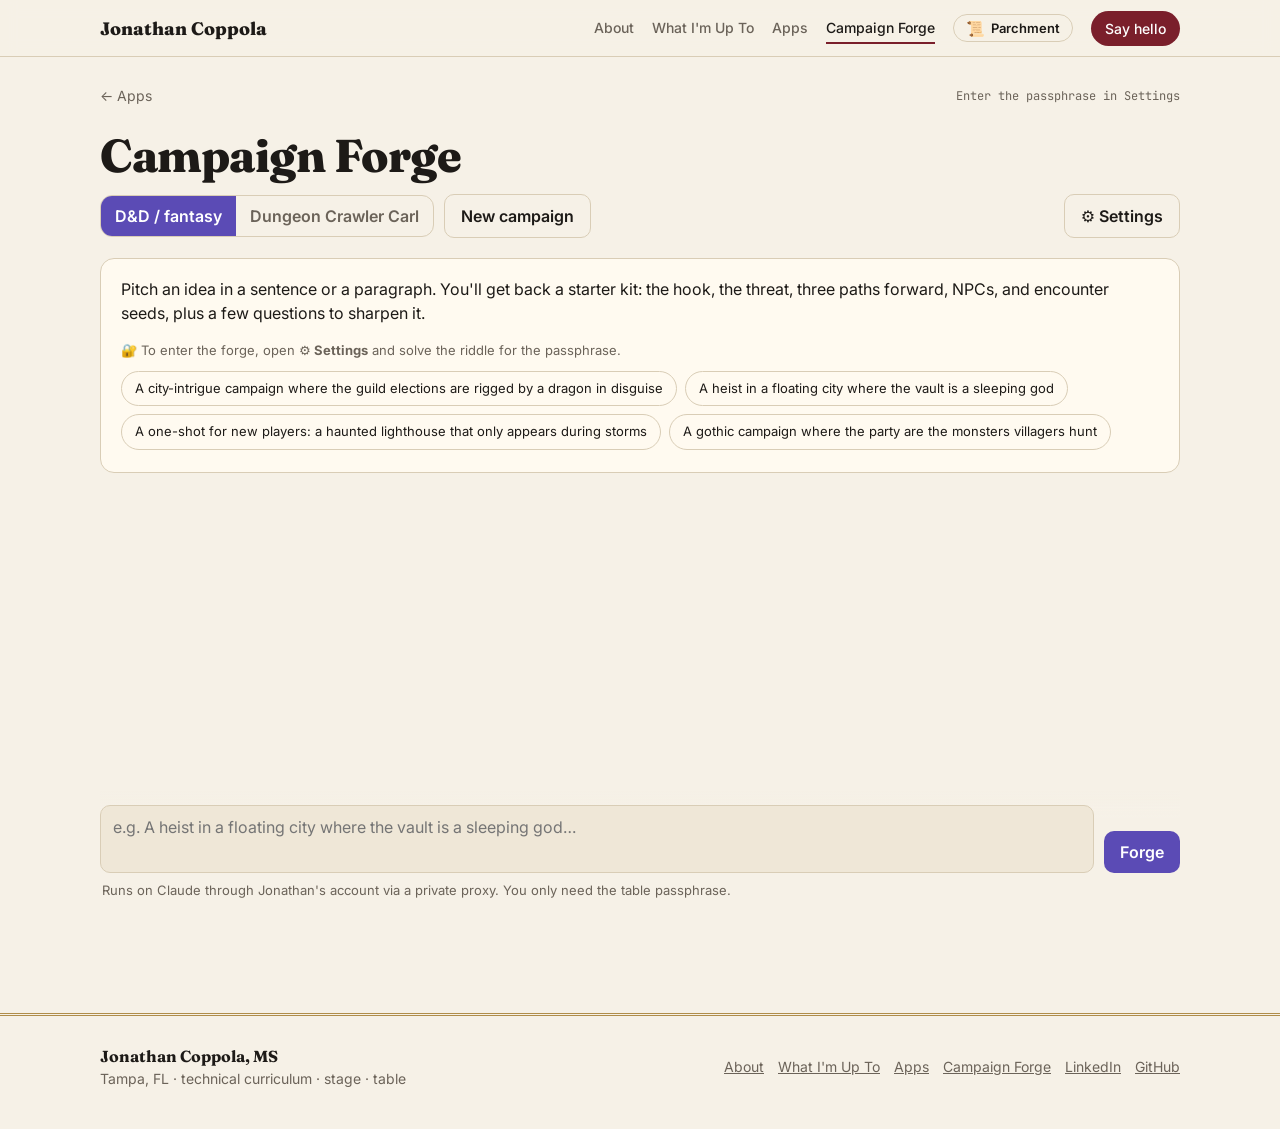
<file: apps/campaign-forge/index.html>
<!DOCTYPE html>
<html lang="en">
<head>
<meta charset="utf-8">
<script>try{var t=localStorage.getItem('site-theme');if(t)document.documentElement.dataset.theme=t}catch(e){}</script>
<meta name="viewport" content="width=device-width, initial-scale=1">
<title>Campaign Forge</title>
<link rel="stylesheet" href="../../assets/apps.css?v=202611171543">
<style>
  :root { --accent: #5b4bb5; --accent-ink: #ffffff; }
  html[data-theme="leather"] { --accent: #a89bf0; --accent-ink: #1a120c; }
  body { min-height: 100vh; }
  .wrap { display: flex; flex-direction: column; min-height: 100vh; padding-bottom: 20px; }
  .modebar { display: flex; flex-wrap: wrap; gap: 10px; align-items: center; margin: 6px 0 14px; }
  .seg { display: inline-flex; border: 1px solid var(--line); border-radius: 12px; overflow: hidden; }
  .seg button { background: transparent; border: 0; padding: 8px 14px; color: var(--muted); font-weight: 600; }
  .seg button.on { background: var(--accent); color: var(--accent-ink); }
  .settings { margin-left: auto; }
  #log { flex: 1; display: flex; flex-direction: column; gap: 14px; padding: 6px 0 16px; }
  .msg { max-width: 860px; border-radius: 14px; padding: 14px 18px; line-height: 1.55; }
  .msg.user { align-self: flex-end; background: color-mix(in srgb, var(--accent) 18%, var(--panel)); border: 1px solid color-mix(in srgb, var(--accent) 40%, transparent); }
  .msg.bot { align-self: flex-start; background: var(--panel); border: 1px solid var(--line); }
  .msg.bot h3 { font-family: var(--display); font-size: 18px; margin: 14px 0 6px; }
  .msg.bot h3:first-child, .msg.bot h2:first-child { margin-top: 0; }
  .msg.bot h2 { font-size: 20px; margin: 14px 0 6px; }
  .msg.bot ul, .msg.bot ol { padding-left: 20px; margin: 6px 0; }
  .msg.bot p { margin: 6px 0; }
  .msg.bot code { font-family: var(--mono); font-size: 13px; background: var(--panel-2); padding: 1px 5px; border-radius: 5px; }
  .msg.err { border-color: var(--bad); color: var(--bad); }
  .chips { display: flex; flex-wrap: wrap; gap: 8px; margin: 10px 0 4px; }
  .chip { background: var(--panel); border: 1px solid var(--line); color: var(--text); border-radius: 999px; padding: 7px 13px; font-size: 13px; }
  .chip:hover { border-color: var(--accent); }
  .composer { position: sticky; bottom: 0; background: linear-gradient(to top, var(--bg) 75%, transparent); padding-top: 14px; }
  .composer form { display: flex; gap: 10px; align-items: flex-end; }
  .composer textarea { resize: none; min-height: 52px; max-height: 200px; }
  dialog { background: var(--panel); color: var(--text); border: 1px solid var(--line); border-radius: 14px; max-width: 520px; width: 92vw; }
  dialog::backdrop { background: rgba(0,0,0,.6); }
  dialog label { display: block; font-size: 13px; color: var(--muted); margin: 12px 0 4px; }
  .riddle { margin-top: 10px; background: var(--panel-2); border: 1px dashed color-mix(in srgb, var(--accent) 50%, transparent); border-radius: 10px; padding: 8px 12px; font-size: 14px; }
  .riddle summary { cursor: pointer; color: var(--accent); font-weight: 600; }
  .riddle p { margin: 8px 0; }
  .welcome h2 { margin-top: 10px; }
  .cursor::after { content: "▍"; animation: blink 1s steps(2) infinite; color: var(--accent); }
  @keyframes blink { 50% { opacity: 0; } }
</style>
<link rel="stylesheet" href="../../assets/site.css?v=202611171543">
</head>
<body data-root="../../" data-section="forge">
<div class="wrap">
  <div class="topbar"><a class="home" href="../">← Apps</a><span class="stamp" id="keyState"></span></div>
  <h1 class="title">Campaign Forge</h1>
  <div class="modebar">
    <div class="seg" role="tablist" aria-label="Game system">
      <button id="mDnd" class="on" data-mode="dnd">D&amp;D / fantasy</button>
      <button id="mDcc" data-mode="dcc">Dungeon Crawler Carl</button>
    </div>
    <button class="btn ghost" id="newChat">New campaign</button>
    <button class="btn ghost settings" id="openSettings">⚙ Settings</button>
  </div>

  <div id="log">
    <div class="welcome card" id="welcome">
      <p style="margin-top:0">Pitch an idea in a sentence or a paragraph. You'll get back a starter kit: the hook, the threat, three paths forward, NPCs, and encounter seeds, plus a few questions to sharpen it.</p><p class="small muted" style="margin:0 0 6px">🔐 To enter the forge, open <b>⚙ Settings</b> and solve the riddle for the passphrase.</p>
      <div class="chips" id="chips"></div>
    </div>
  </div>

  <div class="composer">
    <form id="form">
      <textarea class="field" id="input" placeholder="e.g. A heist in a floating city where the vault is a sleeping god…" rows="2"></textarea>
      <button class="btn" id="send" type="submit">Forge</button>
    </form>
    <p class="small muted" style="margin:8px 2px 0" id="footNote"></p>
  </div>
</div>

<dialog id="settings">
  <form method="dialog">
    <h2 style="margin-top:0">Settings</h2>
    <label for="conn">Connection</label>
    <select class="field" id="conn">
      <option value="proxy">Table passphrase (uses Jonathan's key)</option>
      <option value="own">My own Anthropic API key</option>
    </select>
    <div id="passBox">
      <label for="pass">Passphrase</label>
      <input class="field" id="pass" type="text" placeholder="Solve the riddle…" autocomplete="off" spellcheck="false">
      <details class="riddle">
        <summary>📜 A riddle carved above the door</summary>
        <p><i>Four words spoken as one breath. No gaps between them, and each word stands tall at its start.</i></p>
        <p>The first two are the battle-cry of any party that walks in together: two short words that declare who stands here.</p>
        <p>The third is the little word that singles out one thing and no other: not <i>a</i> hero, but ___ hero.</p>
        <p>The fourth is what the bards call those who charge when fear says flee. It rhymes with <i>gallant</i>, and a certain comic-strip prince wore it as his name.</p>
        <p class="small muted">Speak it as the party would, about themselves.</p>
      </details>
    </div>
    <div id="keyBox">
      <label for="apiKey">Anthropic API key</label>
      <input class="field" id="apiKey" type="password" placeholder="sk-ant-…" autocomplete="off">
    </div>
    <label for="model">Model</label>
    <select class="field" id="model">
      <option value="claude-sonnet-5-5">Claude Sonnet 5.5 (fast, great default)</option>
      <option value="claude-opus-5-5">Claude Opus 5.5 (deepest)</option>
      <option value="claude-haiku-5-5">Claude Haiku 5.5 (quickest)</option>
    </select>
    <label><input type="checkbox" id="remember" checked> Remember this in this browser</label>
    <p class="small muted" id="connHelp"></p>
    <div style="display:flex; gap:10px; justify-content:flex-end; margin-top:14px">
      <button class="btn ghost" value="cancel">Cancel</button>
      <button class="btn" id="saveSettings" value="save">Save</button>
    </div>
  </form>
</dialog>

<script src="config.js"></script>
<script src="prompts.js"></script>
<script>
const $ = id => document.getElementById(id);
const store = {
  get(k) { try { return localStorage.getItem(k); } catch { return null; } },
  set(k, v) { try { v == null ? localStorage.removeItem(k) : localStorage.setItem(k, v); } catch {} }
};
const PROXY = ((window.FORGE_CONFIG || {}).proxyUrl || '').replace(/\/+$/, '');
let conn = PROXY ? (store.get('forge.conn') || 'proxy') : 'own';
let pass = store.get('forge.pass') || '';
let apiKey = store.get('forge.key') || '';
let model = store.get('forge.model') || 'claude-sonnet-5-5';
let mode = store.get('forge.mode') || 'dnd';
let history = [];
let busy = false;

const STARTERS = {
  dnd: [
    'A city-intrigue campaign where the guild elections are rigged by a dragon in disguise',
    'A heist in a floating city where the vault is a sleeping god',
    'A one-shot for new players: a haunted lighthouse that only appears during storms',
    'A gothic campaign where the party are the monsters villagers hunt'
  ],
  dcc: [
    'Floor 2 neighborhood: a dungeon-run timeshare resort whose Boss is a predatory sales manager',
    'A Boss battle in a collapsing bowling alley, with lane-themed traps',
    'An interview-show segment where the host secretly works for a rival crawler',
    'A heartbreak beat: the crawlers find a saferoom shaped like one crawler\'s childhood home'
  ]
};

function esc(s) { return s.replace(/[&<>"]/g, c => ({'&':'&amp;','<':'&lt;','>':'&gt;','"':'&quot;'}[c])); }
function md(src) {
  const lines = esc(src).split('\n'); let out = '', list = null;
  const inline = t => t.replace(/`([^`]+)`/g, '<code>$1</code>').replace(/\*\*([^*]+)\*\*/g, '<b>$1</b>').replace(/(^|[^*])\*([^*\n]+)\*/g, '$1<i>$2</i>');
  const close = () => { if (list) { out += `</${list}>`; list = null; } };
  for (const raw of lines) {
    const l = raw.trimEnd();
    let m;
    if ((m = l.match(/^(#{1,4})\s+(.*)/))) { close(); const lv = Math.min(3, Math.max(2, m[1].length)); out += `<h${lv}>${inline(m[2])}</h${lv}>`; }
    else if ((m = l.match(/^\s*[-*•]\s+(.*)/))) { if (list !== 'ul') { close(); out += '<ul>'; list = 'ul'; } out += `<li>${inline(m[1])}</li>`; }
    else if ((m = l.match(/^\s*\d+[.)]\s+(.*)/))) { if (list !== 'ol') { close(); out += '<ol>'; list = 'ol'; } out += `<li>${inline(m[1])}</li>`; }
    else if (/^\s*(---|\*\*\*)\s*$/.test(l)) { close(); out += '<hr style="border:0;border-top:1px solid var(--line)">'; }
    else if (!l.trim()) { close(); }
    else { close(); out += `<p>${inline(l)}</p>`; }
  }
  close(); return out;
}

function setMode(m) {
  mode = m; store.set('forge.mode', m);
  document.querySelectorAll('.seg button').forEach(b => b.classList.toggle('on', b.dataset.mode === m));
  $('chips').innerHTML = STARTERS[m].map(s => `<button class="chip" type="button">${esc(s)}</button>`).join('');
  $('chips').querySelectorAll('.chip').forEach(c => c.onclick = () => { $('input').value = c.textContent; $('input').focus(); });
  $('input').placeholder = m === 'dcc' ? 'e.g. A Neighborhood where every Mob is a cursed mall mascot…' : 'e.g. A heist in a floating city where the vault is a sleeping god…';
}
const ready = () => conn === 'proxy' ? !!pass : !!apiKey;
function keyState() {
  $('keyState').textContent = ready() ? `${model} · ${conn === 'proxy' ? 'passphrase set' : 'own key set'}` : (conn === 'proxy' ? 'Enter the passphrase in Settings' : 'No API key: open Settings');
  $('footNote').textContent = conn === 'proxy'
    ? 'Runs on Claude through Jonathan\'s account via a private proxy. You only need the table passphrase.'
    : 'Runs on Claude through your own Anthropic API key, which stays in this browser and is sent only to api.anthropic.com.';
}
function syncSettingsUI() {
  const c = $('conn').value;
  $('passBox').style.display = c === 'proxy' ? '' : 'none';
  $('keyBox').style.display = c === 'own' ? '' : 'none';
  $('connHelp').textContent = c === 'proxy' ? 'Solve the riddle or ask the GM. Usage is billed to Jonathan\'s account, so please forge responsibly.' : 'Get a key at console.anthropic.com. Usage is billed to that key\'s account.';
}
if (!PROXY) $('conn').querySelector('option[value="proxy"]').disabled = true;
$('conn').onchange = syncSettingsUI;
function bubble(role, html, cls = '') {
  const d = document.createElement('div'); d.className = `msg ${role} ${cls}`; d.innerHTML = html;
  $('log').appendChild(d); d.scrollIntoView({ block: 'end', behavior: 'smooth' }); return d;
}

async function send(text) {
  if (busy || !text.trim()) return;
  if (!ready()) { $('openSettings').click(); return; }
  $('welcome')?.remove();
  busy = true; $('send').disabled = true;
  history.push({ role: 'user', content: text });
  bubble('user', md(text));
  const out = bubble('bot', '', 'cursor'); let acc = '';
  try {
    const viaProxy = conn === 'proxy';
    const res = await fetch(viaProxy ? `${PROXY}/v1/messages` : 'https://api.anthropic.com/v1/messages', {
      method: 'POST',
      headers: viaProxy
        ? { 'content-type': 'application/json', 'x-forge-pass': pass }
        : {
            'content-type': 'application/json',
            'x-api-key': apiKey,
            'anthropic-version': '2023-06-01',
            'anthropic-dangerous-direct-browser-access': 'true'
          },
      body: JSON.stringify({ model, max_tokens: 4096, stream: true, system: window.FORGE_PROMPTS[mode], messages: history })
    });
    if (!res.ok) { const e = await res.json().catch(() => ({})); throw new Error(e.error?.message || `HTTP ${res.status}`); }
    const reader = res.body.getReader(); const dec = new TextDecoder(); let buf = '';
    while (true) {
      const { value, done } = await reader.read(); if (done) break;
      buf += dec.decode(value, { stream: true });
      let i; while ((i = buf.indexOf('\n\n')) >= 0) {
        const chunk = buf.slice(0, i); buf = buf.slice(i + 2);
        const data = chunk.split('\n').find(l => l.startsWith('data:'));
        if (!data) continue;
        const ev = JSON.parse(data.slice(5));
        if (ev.type === 'content_block_delta' && ev.delta?.type === 'text_delta') { acc += ev.delta.text; out.innerHTML = md(acc); }
        if (ev.type === 'error') throw new Error(ev.error?.message || 'Stream error');
      }
      out.scrollIntoView({ block: 'end' });
    }
    history.push({ role: 'assistant', content: acc });
  } catch (e) {
    history.pop();
    out.classList.add('err'); out.innerHTML = /passphrase/i.test(e.message) ? `🚪 The door stays shut: that isn't the passphrase. Check the riddle in Settings, and mind the capitals and spaces.` : `Couldn't reach Claude: ${esc(e.message)}. Check the ${conn === 'proxy' ? 'passphrase' : 'API key'} and model in Settings.`;
  } finally {
    out.classList.remove('cursor'); busy = false; $('send').disabled = false; $('input').focus();
  }
}

$('form').onsubmit = e => { e.preventDefault(); const t = $('input').value; $('input').value = ''; send(t); };
$('input').addEventListener('keydown', e => { if (e.key === 'Enter' && !e.shiftKey) { e.preventDefault(); $('form').requestSubmit(); } });
$('input').addEventListener('input', e => { e.target.style.height = 'auto'; e.target.style.height = Math.min(200, e.target.scrollHeight) + 'px'; });
document.querySelectorAll('.seg button').forEach(b => b.onclick = () => { if (history.length && b.dataset.mode !== mode && !confirm('Switching systems starts a new campaign. Continue?')) return; if (b.dataset.mode !== mode) { history = []; resetLog(); } setMode(b.dataset.mode); });
function resetLog() { $('log').innerHTML = `<div class="welcome card" id="welcome"><p style="margin-top:0">Pitch an idea in a sentence or a paragraph. You'll get back a starter kit: the hook, the threat, three paths forward, NPCs, and encounter seeds, plus a few questions to sharpen it.</p><p class="small muted" style="margin:0 0 6px">🔐 To enter the forge, open <b>⚙ Settings</b> and solve the riddle for the passphrase.</p><div class="chips" id="chips"></div></div>`; setMode(mode); }
$('newChat').onclick = () => { history = []; resetLog(); };
$('openSettings').onclick = () => { $('conn').value = conn; $('pass').value = pass; $('apiKey').value = apiKey; $('model').value = model; syncSettingsUI(); $('settings').showModal(); };
$('settings').addEventListener('close', () => {
  if ($('settings').returnValue !== 'save') return;
  conn = $('conn').value; pass = $('pass').value.trim(); apiKey = $('apiKey').value.trim(); model = $('model').value;
  const keep = $('remember').checked;
  store.set('forge.conn', conn); store.set('forge.model', model);
  store.set('forge.pass', keep && pass ? pass : null); store.set('forge.key', keep && apiKey ? apiKey : null);
  keyState();
});
setMode(mode); keyState();
</script>
<script src="../../assets/site.js?v=202611171543"></script>
</body>
</html>
</file>
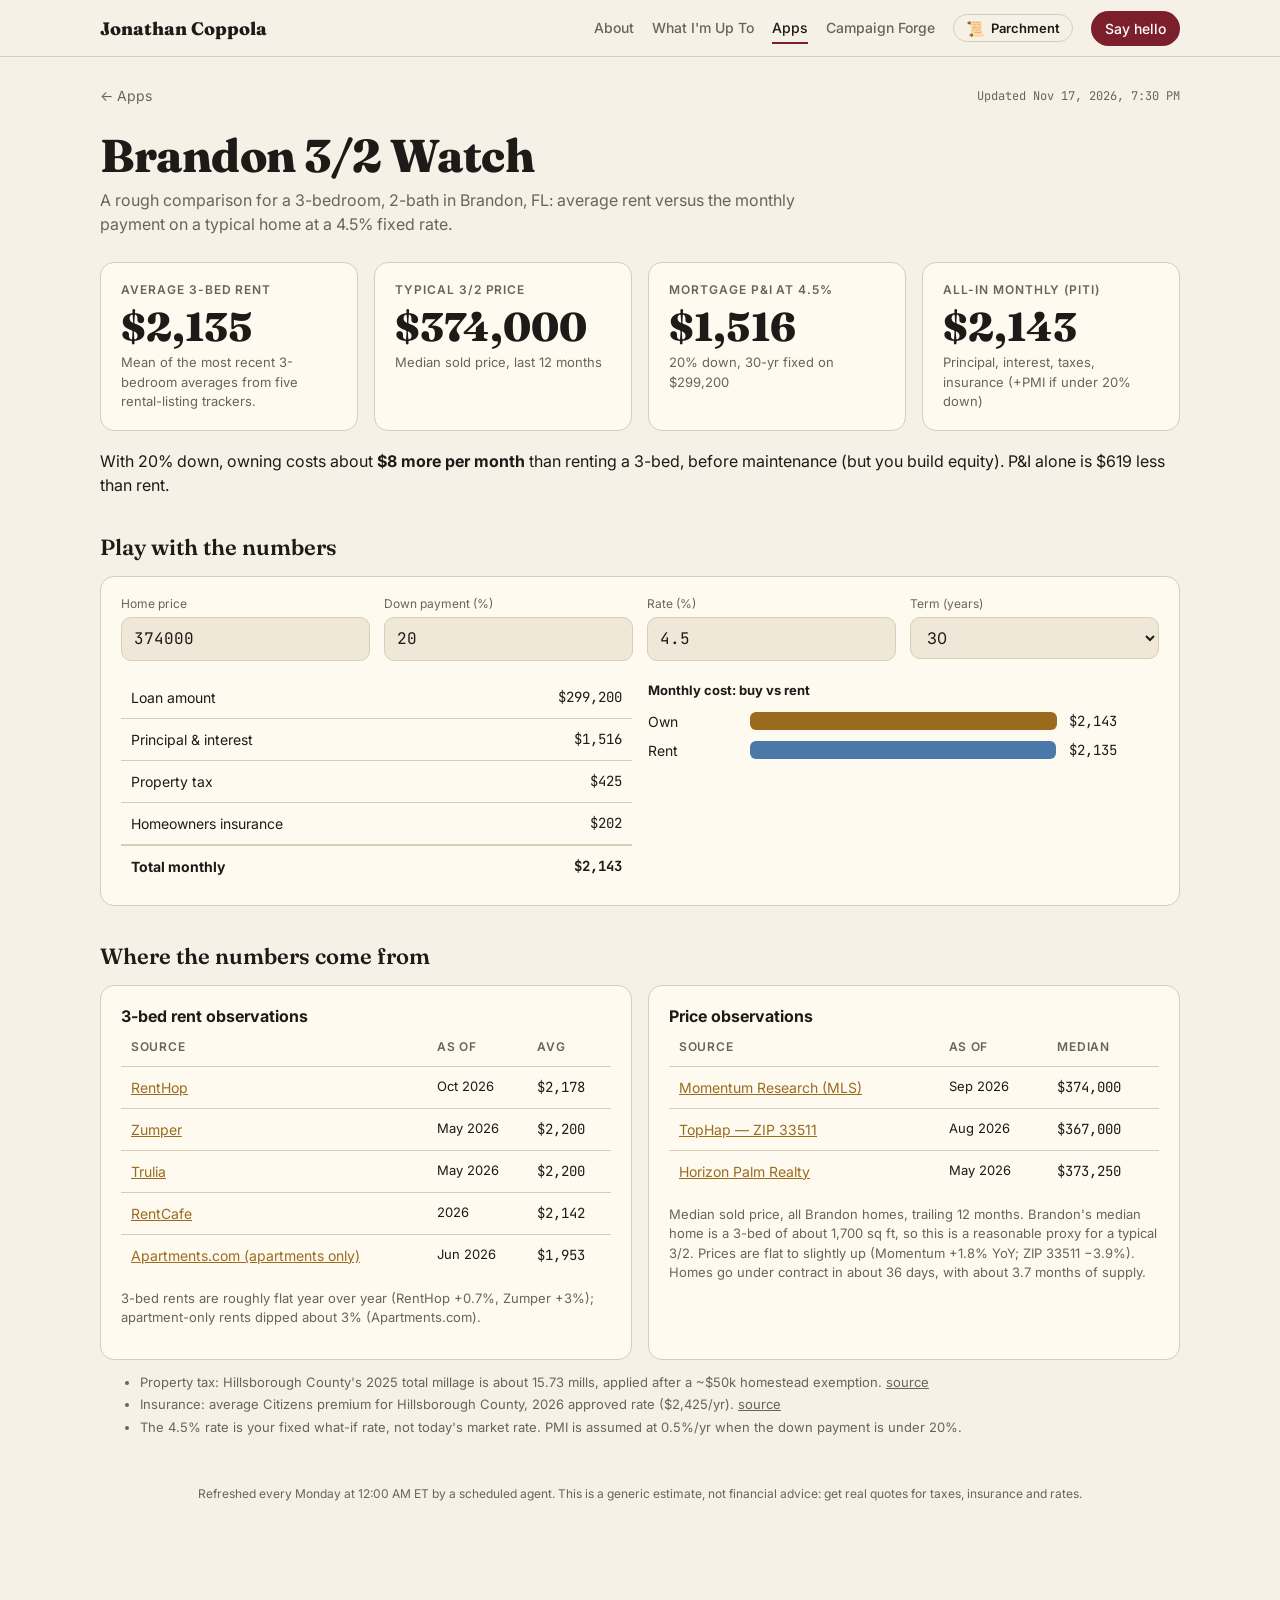
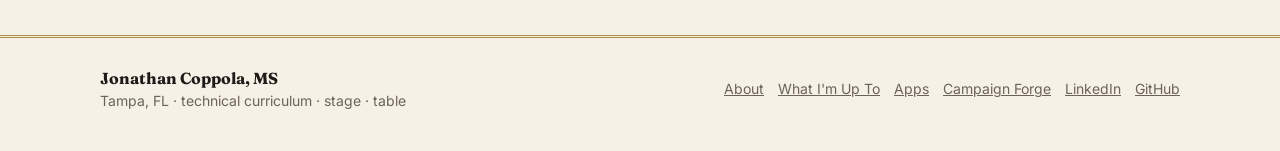
<file: apps/housing/index.html>
<!DOCTYPE html>
<html lang="en">
<head>
<meta charset="utf-8">
<script>try{var t=localStorage.getItem('site-theme');if(t)document.documentElement.dataset.theme=t}catch(e){}</script>
<meta name="viewport" content="width=device-width, initial-scale=1">
<title>Brandon 3/2 Watch</title>
<link rel="stylesheet" href="../../assets/apps.css?v=202611171543">
<style>
  :root { --accent: #9a6b1f; --accent-ink: #ffffff; }
  html[data-theme="leather"] { --accent: #e0b062; --accent-ink: #1a120c; }
  .kpis { display: grid; gap: 16px; grid-template-columns: repeat(auto-fit, minmax(230px, 1fr)); }
  .kpi .label { font-size: 12px; text-transform: uppercase; letter-spacing: .08em; color: var(--muted); font-weight: 600; }
  .kpi .val { font-family: var(--display); font-weight: 800; font-size: 40px; line-height: 1.1; margin: 6px 0 4px; }
  .kpi .sub { font-size: 13px; color: var(--muted); }
  .verdict { font-size: 16px; margin: 18px 0 0; }
  .calc { display: grid; grid-template-columns: repeat(auto-fit, minmax(200px, 1fr)); gap: 14px; }
  .calc label { font-size: 12px; color: var(--muted); display: block; margin-bottom: 4px; }
  .breakdown td:last-child { text-align: right; }
  .breakdown tr.total td { font-weight: 700; border-top: 2px solid var(--line); }
  .barcmp { display: grid; grid-template-columns: 90px 1fr 90px; gap: 8px 12px; align-items: center; margin-top: 10px; font-size: 14px; }
  .barcmp .b { height: 18px; border-radius: 6px; background: var(--accent); }
  .barcmp .b.rent { background: #4a78a8; }
</style>
<link rel="stylesheet" href="../../assets/site.css?v=202611171543">
</head>
<body data-root="../../" data-section="apps">
<div class="wrap">
  <div class="topbar"><a class="home" href="../">← Apps</a><span class="stamp" id="stamp"></span></div>
  <h1 class="title">Brandon 3/2 Watch</h1>
  <p class="lede">A rough comparison for a 3-bedroom, 2-bath in Brandon, FL: average rent versus the monthly payment on a typical home at a 4.5% fixed rate.</p>

  <div class="kpis">
    <div class="card kpi"><div class="label">Average 3-bed rent</div><div class="val num" id="kRent">—</div><div class="sub" id="kRentSub"></div></div>
    <div class="card kpi"><div class="label">Typical 3/2 price</div><div class="val num" id="kPrice">—</div><div class="sub" id="kPriceSub"></div></div>
    <div class="card kpi"><div class="label">Mortgage P&amp;I at 4.5%</div><div class="val num" id="kPI">—</div><div class="sub" id="kPISub"></div></div>
    <div class="card kpi"><div class="label">All-in monthly (PITI)</div><div class="val num" id="kPITI">—</div><div class="sub">Principal, interest, taxes, insurance (+PMI if under 20% down)</div></div>
  </div>
  <p class="verdict" id="verdict"></p>

  <h2>Play with the numbers</h2>
  <div class="card">
    <div class="calc">
      <div><label for="price">Home price</label><input class="field num" id="price" type="number" step="1000"></div>
      <div><label for="down">Down payment (%)</label><input class="field num" id="down" type="number" min="0" max="100" step="0.5"></div>
      <div><label for="rate">Rate (%)</label><input class="field num" id="rate" type="number" step="0.05"></div>
      <div><label for="term">Term (years)</label><select class="field" id="term"><option>30</option><option>20</option><option>15</option></select></div>
    </div>
    <div class="grid two" style="margin-top:16px">
      <table class="breakdown"><tbody id="bd"></tbody></table>
      <div><b class="small">Monthly cost: buy vs rent</b><div class="barcmp" id="cmp"></div></div>
    </div>
  </div>

  <h2>Where the numbers come from</h2>
  <div class="grid two">
    <div class="card"><b>3-bed rent observations</b><div class="table-wrap"><table><thead><tr><th>Source</th><th>As of</th><th>Avg</th></tr></thead><tbody id="rentObs"></tbody></table></div><p class="small muted" id="rentTrend"></p></div>
    <div class="card"><b>Price observations</b><div class="table-wrap"><table><thead><tr><th>Source</th><th>As of</th><th>Median</th></tr></thead><tbody id="priceObs"></tbody></table></div><p class="small muted" id="priceTrend"></p></div>
  </div>
  <ul class="sources" id="assume"></ul>
  <p class="footer">Refreshed every Monday at 12:00 AM ET by a scheduled agent. This is a generic estimate, not financial advice: get real quotes for taxes, insurance and rates.</p>
</div>
<script>
const $ = id => document.getElementById(id);
const usd = n => '$' + Math.round(n).toLocaleString();
const esc = s => String(s ?? '').replace(/[&<>"]/g, c => ({'&':'&amp;','<':'&lt;','>':'&gt;','"':'&quot;'}[c]));
function pmt(principal, ratePct, years) {
  const r = ratePct / 100 / 12, n = years * 12;
  return r === 0 ? principal / n : principal * r / (1 - Math.pow(1 + r, -n));
}
let D;
function calc() {
  const a = D.assumptions;
  const price = +$('price').value, down = +$('down').value, rate = +$('rate').value, term = +$('term').value;
  const loan = price * (1 - down / 100);
  const pi = pmt(loan, rate, term);
  const tax = Math.max(0, price - a.homestead_exemption) * a.property_tax_mills / 1000 / 12;
  const ins = a.insurance_annual / 12;
  const pmi = down < 20 ? loan * a.pmi_annual_pct / 100 / 12 : 0;
  const hoa = a.hoa_monthly || 0;
  const total = pi + tax + ins + pmi + hoa;
  return { price, down, rate, term, loan, pi, tax, ins, pmi, hoa, total };
}
function render() {
  const c = calc(), rent = D.rent.headline;
  $('bd').innerHTML = [
    ['Loan amount', usd(c.loan)], ['Principal & interest', usd(c.pi)], ['Property tax', usd(c.tax)],
    ['Homeowners insurance', usd(c.ins)], ...(c.pmi ? [['PMI', usd(c.pmi)]] : []), ...(c.hoa ? [['HOA', usd(c.hoa)]] : [])
  ].map(([k, v]) => `<tr><td>${k}</td><td class="num">${v}</td></tr>`).join('') + `<tr class="total"><td>Total monthly</td><td class="num">${usd(c.total)}</td></tr>`;
  const max = Math.max(c.total, rent);
  $('cmp').innerHTML = `<span>Own</span><div class="b" style="width:${c.total / max * 100}%"></div><span class="num">${usd(c.total)}</span>
                        <span>Rent</span><div class="b rent" style="width:${rent / max * 100}%"></div><span class="num">${usd(rent)}</span>`;
}
fetch('data.json', { cache: 'no-store' }).then(r => r.json()).then(d => {
  D = d; const a = d.assumptions;
  $('stamp').textContent = 'Updated ' + new Date(d.updated).toLocaleString(undefined, { dateStyle: 'medium', timeStyle: 'short' });
  $('price').value = d.price.headline; $('down').value = a.default_down_pct; $('rate').value = a.rate_pct; $('term').value = a.term_years;
  const base = calc();
  $('kRent').textContent = usd(d.rent.headline); $('kRentSub').textContent = d.rent.method;
  $('kPrice').textContent = usd(d.price.headline); $('kPriceSub').textContent = 'Median sold price, last 12 months';
  $('kPI').textContent = usd(base.pi); $('kPISub').textContent = `${a.default_down_pct}% down, ${a.term_years}-yr fixed on ${usd(base.loan)}`;
  $('kPITI').textContent = usd(base.total);
  const diff = base.total - d.rent.headline;
  $('verdict').innerHTML = diff > 0
    ? `With 20% down, owning costs about <b>${usd(diff)} more per month</b> than renting a 3-bed, before maintenance (but you build equity). P&amp;I alone is ${usd(Math.abs(base.pi - d.rent.headline))} ${base.pi > d.rent.headline ? 'more' : 'less'} than rent.`
    : `With 20% down, owning costs about <b>${usd(-diff)} less per month</b> than renting a 3-bed, before maintenance.`;
  const obs = (list, el) => $(el).innerHTML = list.map(o => `<tr><td><a href="${esc(o.url)}" target="_blank" rel="noopener">${esc(o.source)}</a></td><td class="small">${esc(o.as_of)}</td><td class="num">${usd(o.value)}</td></tr>`).join('');
  obs(d.rent.observations, 'rentObs'); obs(d.price.observations, 'priceObs');
  $('rentTrend').textContent = d.rent.trend_note; $('priceTrend').textContent = d.price.basis + ' ' + d.price.trend_note;
  $('assume').innerHTML = a.notes.map(n => `<li>${esc(n.text)}${n.url ? ` <a href="${esc(n.url)}" target="_blank" rel="noopener">source</a>` : ''}</li>`).join('');
  render();
  ['price', 'down', 'rate', 'term'].forEach(id => $(id).addEventListener('input', render));
}).catch(() => { $('verdict').textContent = 'Could not load data.json.'; });
</script>
<script src="../../assets/site.js?v=202611171543"></script>
</body>
</html>
</file>
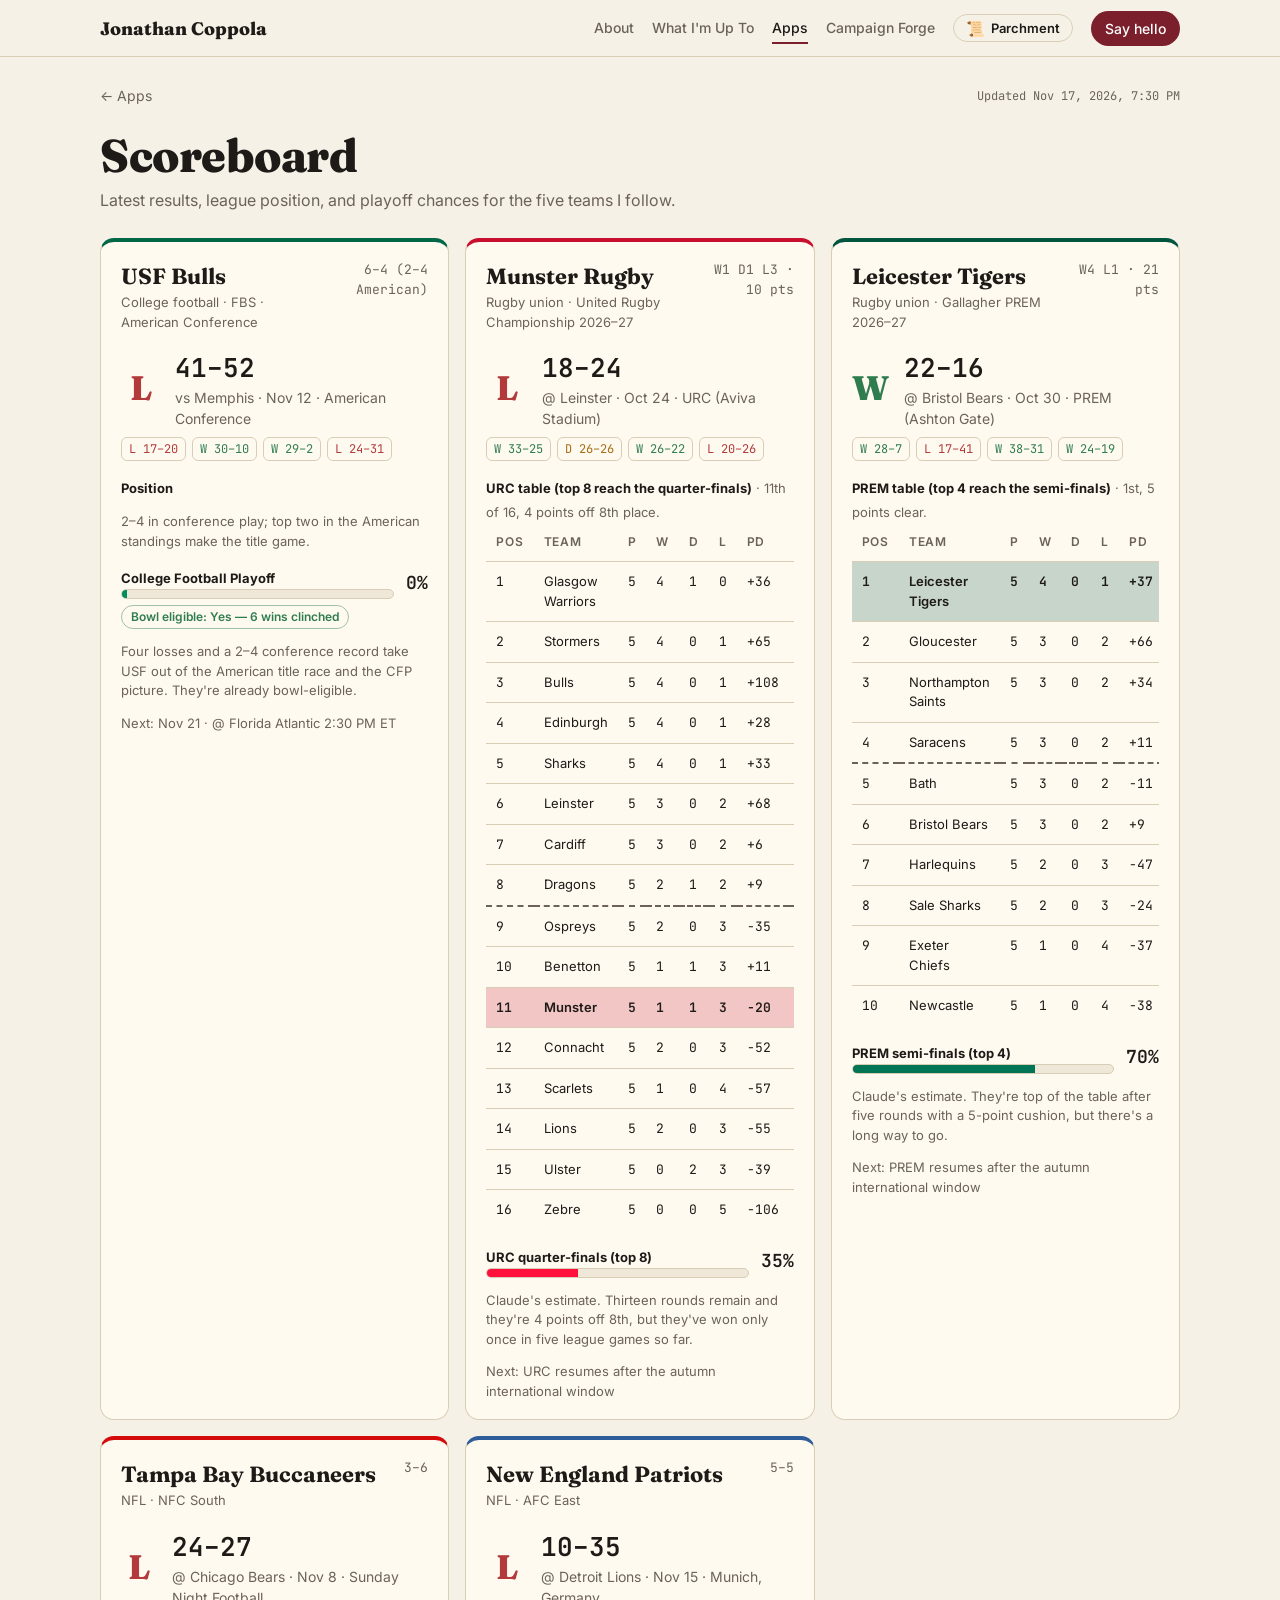
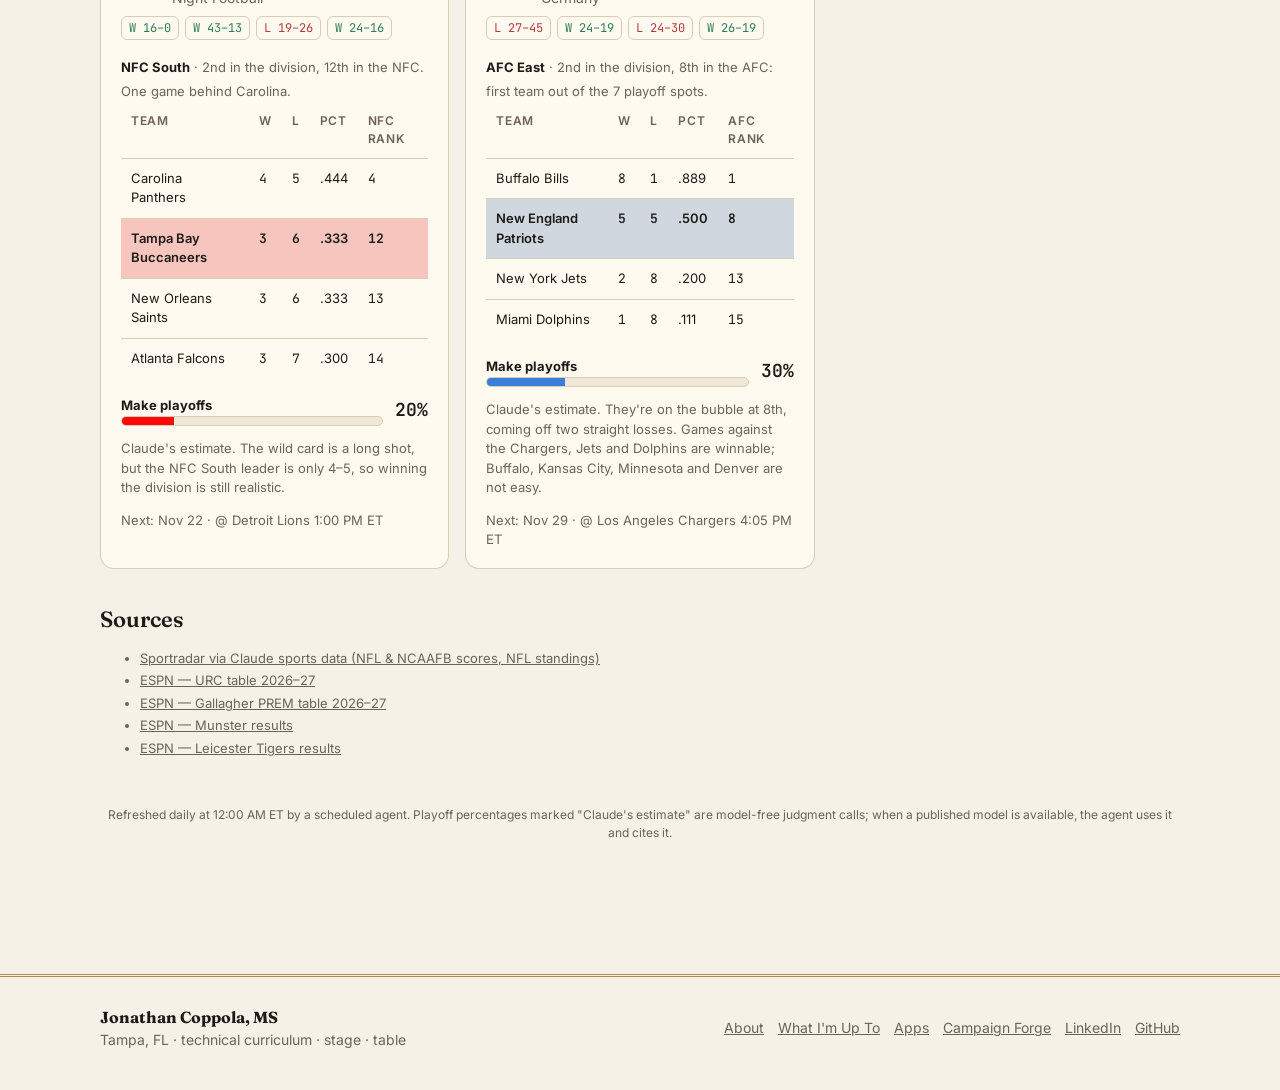
<file: apps/sports/index.html>
<!DOCTYPE html>
<html lang="en">
<head>
<meta charset="utf-8">
<script>try{var t=localStorage.getItem('site-theme');if(t)document.documentElement.dataset.theme=t}catch(e){}</script>
<meta name="viewport" content="width=device-width, initial-scale=1">
<title>Scoreboard · Jonathan's Teams</title>
<link rel="stylesheet" href="../../assets/apps.css?v=202611171543">
<style>
  :root { --accent: #2f6f68; --accent-ink: #ffffff; }
  html[data-theme="leather"] { --accent: #6cc3b6; --accent-ink: #1a120c; }
  .team { border-top: 4px solid var(--tc); }
  .team header { display: flex; justify-content: space-between; gap: 10px; align-items: flex-start; }
  .team h3 { font-family: var(--display); font-size: 22px; margin: 0; }
  .team .league { color: var(--muted); font-size: 13px; }
  .record { font-family: var(--mono); font-size: 13px; color: var(--muted); text-align: right; }
  .score { display: flex; align-items: center; gap: 14px; margin: 16px 0 6px; }
  .score .res { font-family: var(--display); font-weight: 800; font-size: 34px; width: 46px; text-align: center; border-radius: 10px; }
  .res.W { color: var(--good); } .res.L { color: var(--bad); } .res.D { color: var(--warn); }
  .score .nums { font-family: var(--mono); font-size: 26px; font-weight: 600; }
  .score .vs { font-size: 14px; color: var(--muted); }
  .form { display: flex; gap: 6px; margin: 8px 0 14px; flex-wrap: wrap; }
  .form span { font-family: var(--mono); font-size: 12px; padding: 2px 7px; border-radius: 6px; border: 1px solid var(--line); }
  .form .W { color: var(--good); } .form .L { color: var(--bad); } .form .D { color: var(--warn); }
  .odds { display: grid; grid-template-columns: 1fr auto; gap: 6px 12px; align-items: center; margin-top: 14px; }
  .bar { height: 10px; background: var(--panel-2); border-radius: 999px; overflow: hidden; border: 1px solid var(--line); }
  .bar i { display: block; height: 100%; background: var(--tc); filter: brightness(1.35) saturate(1.1); }
  .pct { font-family: var(--mono); font-weight: 600; font-size: 18px; }
  .standings { margin-top: 14px; }
  .standings table { font-size: 13px; }
  .standings tr.me td { color: var(--text); font-weight: 600; background: color-mix(in srgb, var(--tc) 22%, transparent); }
  .standings tr.cut td { border-bottom: 2px dashed var(--muted); }
  .next { font-size: 13px; color: var(--muted); margin-top: 10px; }
</style>
<link rel="stylesheet" href="../../assets/site.css?v=202611171543">
</head>
<body data-root="../../" data-section="apps">
<div class="wrap">
  <div class="topbar"><a class="home" href="../">← Apps</a><span class="stamp" id="stamp"></span></div>
  <h1 class="title">Scoreboard</h1>
  <p class="lede">Latest results, league position, and playoff chances for the five teams I follow.</p>
  <div class="grid two" id="teams"></div>
  <h2>Sources</h2>
  <ul class="sources" id="sources"></ul>
  <p class="footer">Refreshed daily at 12:00 AM ET by a scheduled agent. Playoff percentages marked "Claude's estimate" are model-free judgment calls; when a published model is available, the agent uses it and cites it.</p>
</div>
<script>
const esc = s => String(s ?? '').replace(/[&<>"]/g, c => ({'&':'&amp;','<':'&lt;','>':'&gt;','"':'&quot;'}[c]));
const fmt = d => d ? new Date(d + 'T12:00:00').toLocaleDateString(undefined, { month: 'short', day: 'numeric' }) : '';
function standings(t) {
  const s = t.standings;
  if (!s.table) return `<div class="standings"><b class="small">${esc(s.title)}</b><p class="small muted">${esc(s.summary)}</p></div>`;
  const nameIdx = s.columns.indexOf('Team');
  return `<div class="standings"><b class="small">${esc(s.title)}</b> <span class="small muted">· ${esc(s.summary)}</span>
    <div class="table-wrap"><table><thead><tr>${s.columns.map(c => `<th>${esc(c)}</th>`).join('')}</tr></thead><tbody>
    ${s.table.map((row, i) => `<tr class="${row[nameIdx] === s.highlight ? 'me' : ''} ${s.cut_line && i + 1 === s.cut_line ? 'cut' : ''}">${row.map((v, j) => `<td class="${typeof v === 'number' ? 'num' : ''}">${esc(s.columns[j] === 'PD' && v > 0 ? '+' + v : v)}</td>`).join('')}</tr>`).join('')}
    </tbody></table></div></div>`;
}
fetch('data.json', { cache: 'no-store' }).then(r => r.json()).then(d => {
  document.getElementById('stamp').textContent = 'Updated ' + new Date(d.updated).toLocaleString(undefined, { dateStyle: 'medium', timeStyle: 'short' });
  document.getElementById('teams').innerHTML = d.teams.map(t => {
    const g = t.last_game, p = t.playoffs;
    return `<section class="card team" style="--tc:${t.color}">
      <header><div><h3>${esc(t.name)}</h3><div class="league">${esc(t.sport)} · ${esc(t.league)}</div></div><div class="record">${esc(t.record)}</div></header>
      <div class="score"><div class="res ${g.result}">${g.result}</div>
        <div><div class="nums">${g.score_for}–${g.score_against}</div><div class="vs">${g.home ? 'vs' : '@'} ${esc(g.opponent)} · ${fmt(g.date)} · ${esc(g.competition)}</div></div></div>
      <div class="form">${(t.recent || []).map(r => `<span class="${r.result}" title="${esc(r.opponent)} ${esc(r.score)} ${esc(r.competition || '')}">${r.result} ${esc(r.score)}</span>`).join('')}</div>
      ${standings(t)}
      <div class="odds"><div><b class="small">${esc(p.label)}</b><div class="bar"><i style="width:${Math.max(2, p.probability)}%"></i></div></div><div class="pct">${p.probability}%</div></div>
      ${p.secondary ? `<div class="small" style="margin-top:6px"><span class="pill good">${esc(p.secondary.label)}: ${esc(p.secondary.value)}</span></div>` : ''}
      <p class="small muted">${esc(p.explanation)}</p>
      <div class="next">Next: ${t.next_game.date ? fmt(t.next_game.date) + ' · ' : ''}${esc(t.next_game.opponent)} ${esc(t.next_game.time || '')}</div>
    </section>`;
  }).join('');
  document.getElementById('sources').innerHTML = d.sources.map(s => `<li><a href="${esc(s.url)}" target="_blank" rel="noopener">${esc(s.title)}</a></li>`).join('');
}).catch(() => { document.getElementById('teams').innerHTML = '<div class="card empty">Could not load data.json.</div>'; });
</script>
<script src="../../assets/site.js?v=202611171543"></script>
</body>
</html>
</file>
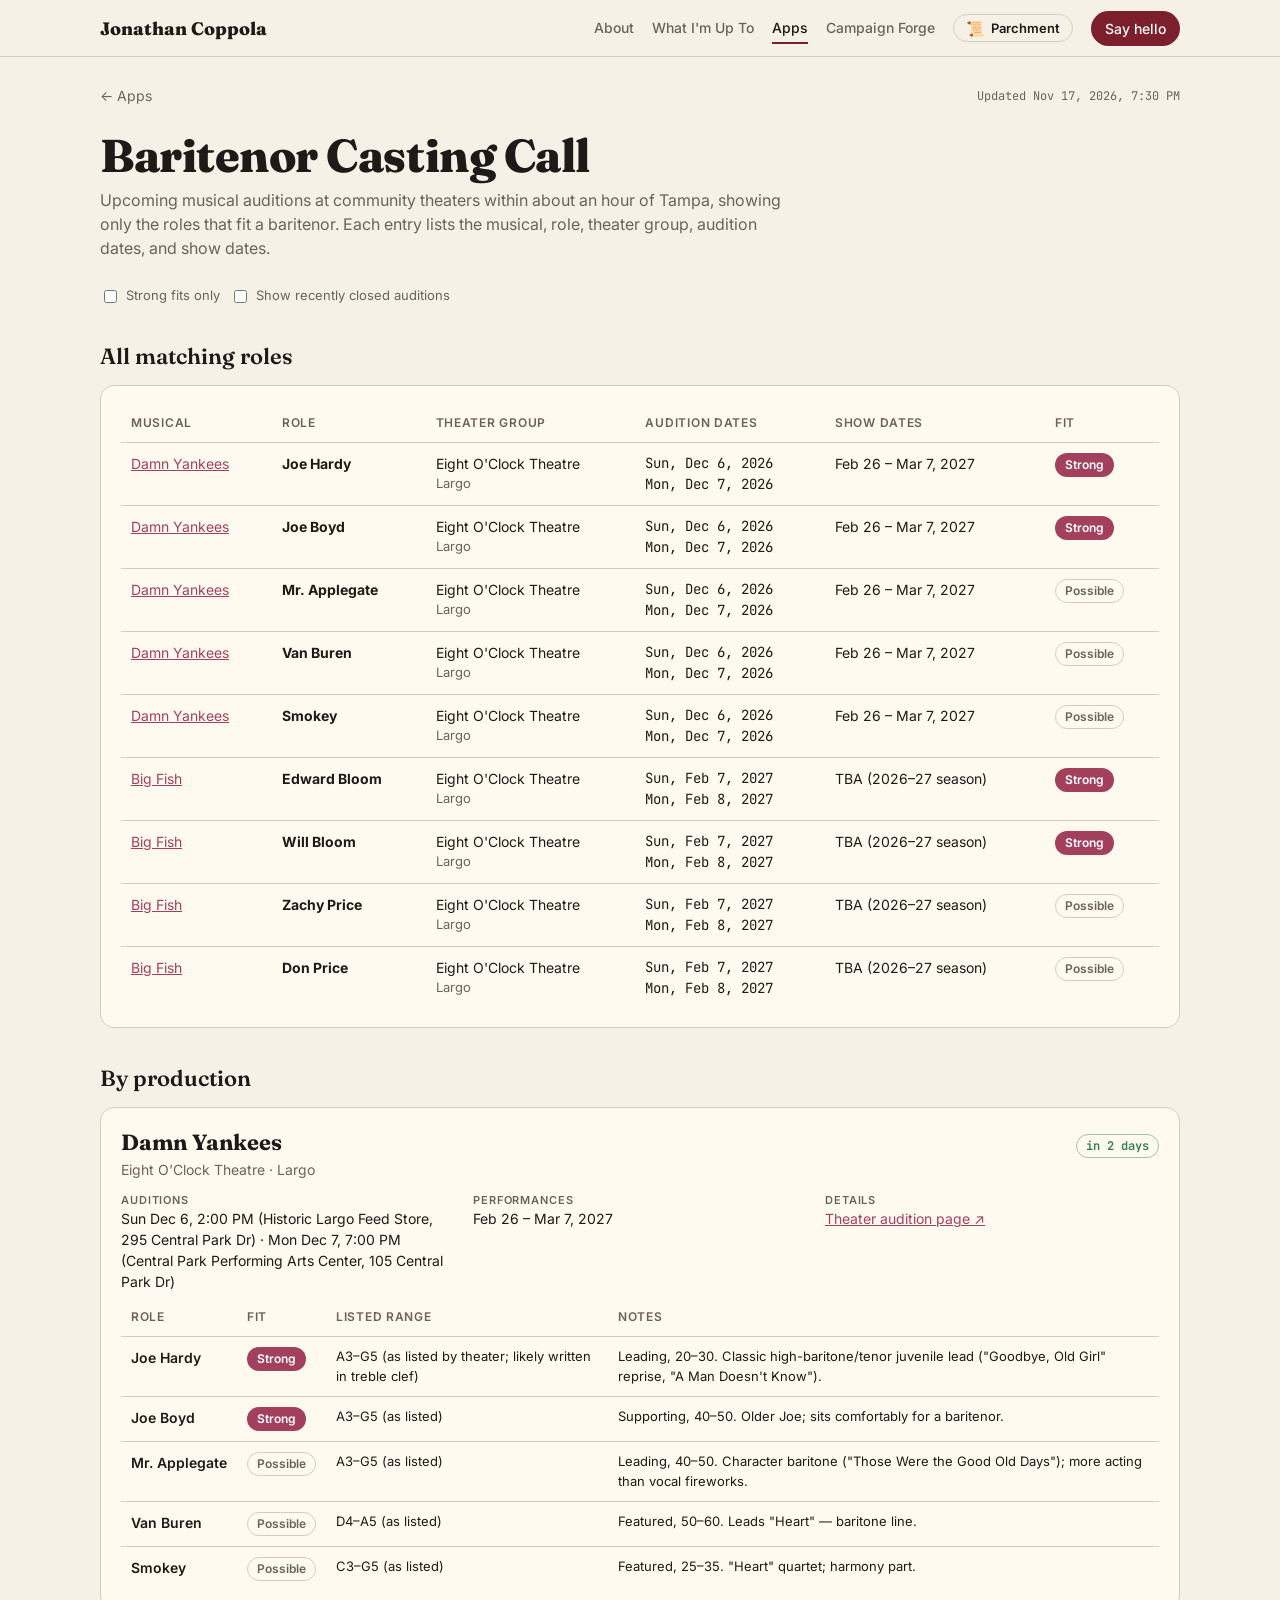
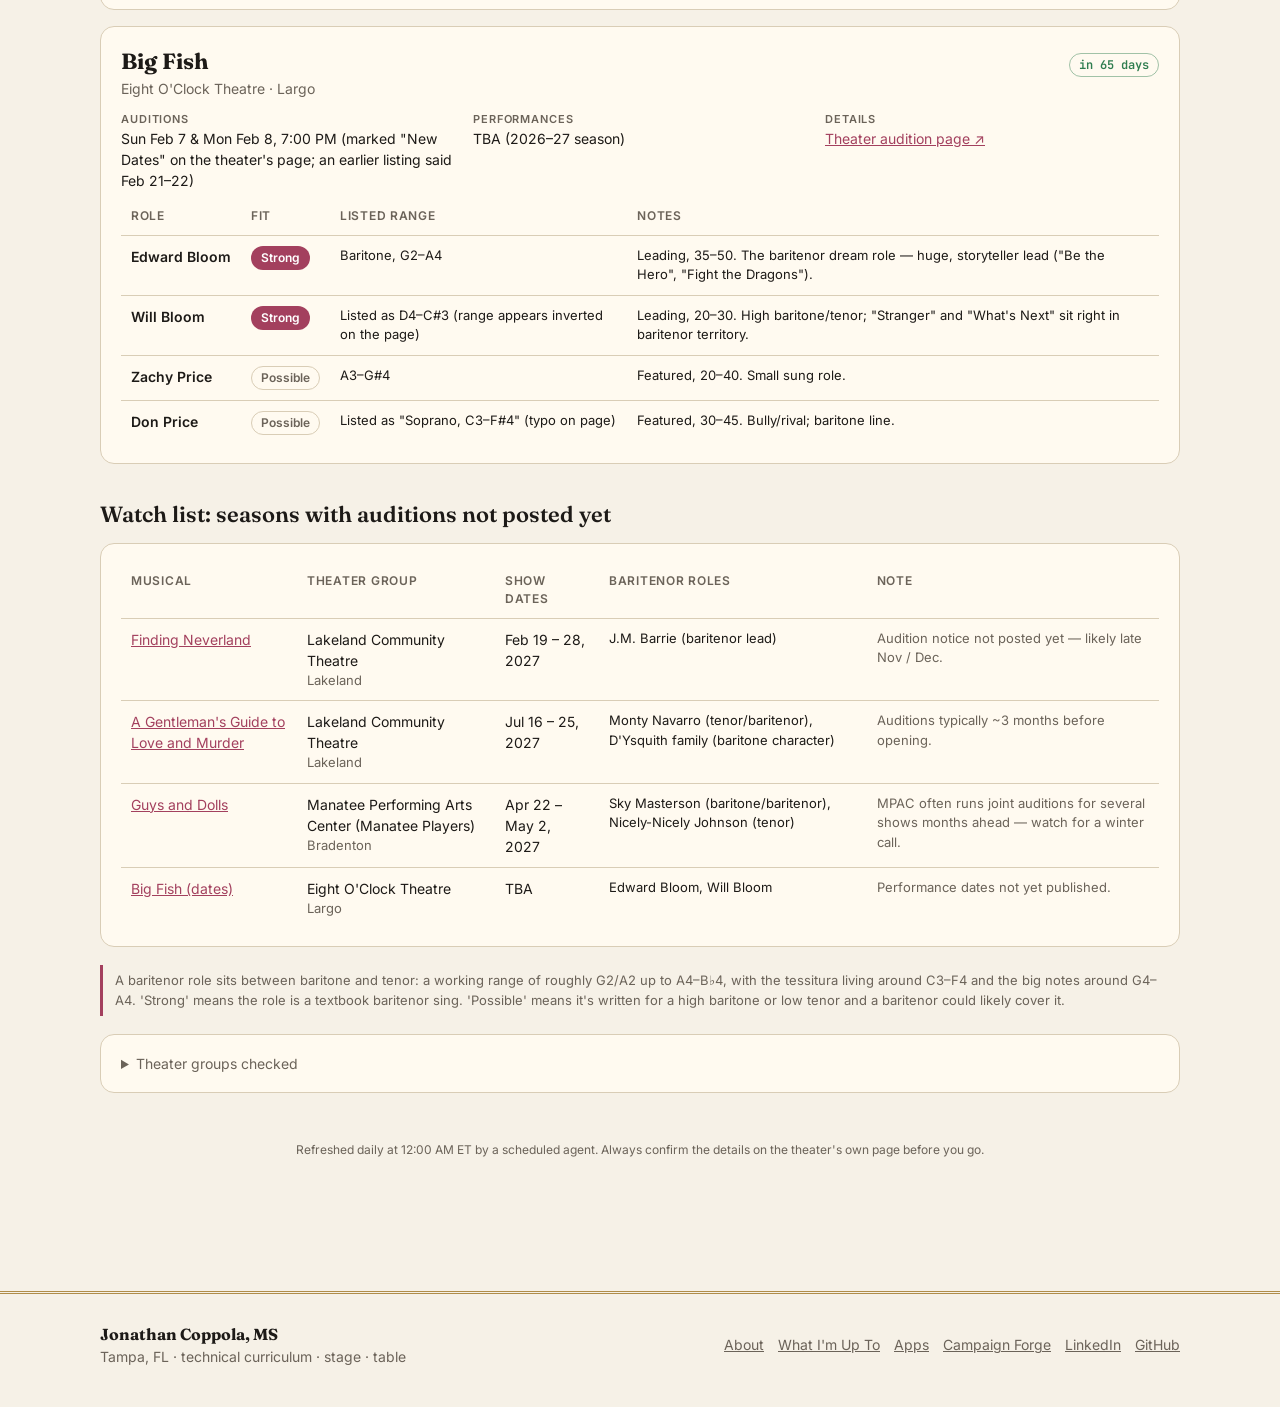
<file: apps/theater/index.html>
<!DOCTYPE html>
<html lang="en">
<head>
<meta charset="utf-8">
<script>try{var t=localStorage.getItem('site-theme');if(t)document.documentElement.dataset.theme=t}catch(e){}</script>
<meta name="viewport" content="width=device-width, initial-scale=1">
<title>Baritenor Casting Call · Tampa Bay</title>
<link rel="stylesheet" href="../../assets/apps.css?v=202611171543">
<style>
  :root { --accent: #a3405e; --accent-ink: #ffffff; }
  html[data-theme="leather"] { --accent: #e08aa4; --accent-ink: #1a120c; }
  .controls { display: flex; flex-wrap: wrap; gap: 10px; align-items: center; margin: 4px 0 18px; }
  .controls label { font-size: 13px; color: var(--muted); display: flex; align-items: center; gap: 6px; }
  .show { margin-bottom: 16px; }
  .show header { display: flex; flex-wrap: wrap; justify-content: space-between; gap: 10px; align-items: baseline; }
  .show h3 { font-family: var(--display); font-size: 22px; margin: 0; }
  .show .org { color: var(--muted); font-size: 14px; }
  .facts { display: grid; grid-template-columns: repeat(auto-fit, minmax(220px, 1fr)); gap: 10px 18px; margin: 12px 0 6px; font-size: 14px; }
  .facts b { display: block; font-size: 11px; letter-spacing: .08em; text-transform: uppercase; color: var(--muted); font-weight: 600; }
  .show.past { opacity: .55; }
  .countdown { font-family: var(--mono); font-size: 12px; }
  .roles td:first-child { font-weight: 600; white-space: nowrap; }
  details summary { cursor: pointer; color: var(--muted); font-size: 14px; }
</style>
<link rel="stylesheet" href="../../assets/site.css?v=202611171543">
</head>
<body data-root="../../" data-section="apps">
<div class="wrap">
  <div class="topbar"><a class="home" href="../">← Apps</a><span class="stamp" id="stamp"></span></div>
  <h1 class="title">Baritenor Casting Call</h1>
  <p class="lede">Upcoming musical auditions at community theaters within about an hour of Tampa, showing only the roles that fit a baritenor. Each entry lists the musical, role, theater group, audition dates, and show dates.</p>

  <div class="controls">
    <label><input type="checkbox" id="strongOnly"> Strong fits only</label>
    <label><input type="checkbox" id="showPast"> Show recently closed auditions</label>
  </div>

  <h2>All matching roles</h2>
  <div class="card table-wrap"><table id="flat">
    <thead><tr><th>Musical</th><th>Role</th><th>Theater group</th><th>Audition dates</th><th>Show dates</th><th>Fit</th></tr></thead>
    <tbody></tbody></table></div>

  <h2>By production</h2>
  <div id="shows"></div>

  <h2>Watch list: seasons with auditions not posted yet</h2>
  <div class="card table-wrap"><table id="watch">
    <thead><tr><th>Musical</th><th>Theater group</th><th>Show dates</th><th>Baritenor roles</th><th>Note</th></tr></thead>
    <tbody></tbody></table></div>

  <div class="note" id="def"></div>
  <details class="card"><summary>Theater groups checked</summary><ul class="sources" id="groups"></ul><p class="small muted" id="notes"></p></details>
  <p class="footer">Refreshed daily at 12:00 AM ET by a scheduled agent. Always confirm the details on the theater's own page before you go.</p>
</div>
<script>
const fmt = d => new Date(d + 'T12:00:00').toLocaleDateString(undefined, { weekday: 'short', month: 'short', day: 'numeric', year: 'numeric' });
const today = new Date(); today.setHours(0,0,0,0);
const lastDate = a => new Date(a.audition_dates[a.audition_dates.length - 1] + 'T23:59:59');
const firstDate = a => new Date(a.audition_dates[0] + 'T00:00:00');
const isPast = a => lastDate(a) < today;
const recent = a => (today - lastDate(a)) / 864e5 <= 30;
const esc = s => String(s ?? '').replace(/[&<>"]/g, c => ({'&':'&amp;','<':'&lt;','>':'&gt;','"':'&quot;'}[c]));
const fitPill = f => f === 'strong' ? '<span class="pill accent">Strong</span>' : '<span class="pill">Possible</span>';

let DATA;
function render() {
  const strongOnly = document.getElementById('strongOnly').checked;
  const showPast = document.getElementById('showPast').checked;
  const list = DATA.auditions
    .filter(a => !isPast(a) || (showPast && recent(a)))
    .sort((x, y) => firstDate(x) - firstDate(y));

  const rows = [];
  list.forEach(a => a.roles.filter(r => !strongOnly || r.fit === 'strong').forEach(r => rows.push({ a, r })));
  document.querySelector('#flat tbody').innerHTML = rows.length ? rows.map(({ a, r }) => `
    <tr${isPast(a) ? ' class="muted"' : ''}>
      <td><a href="${esc(a.url)}" target="_blank" rel="noopener">${esc(a.musical)}</a></td>
      <td><b>${esc(r.role)}</b></td>
      <td>${esc(a.theater_group)}<div class="small muted">${esc(a.city)}</div></td>
      <td class="num">${a.audition_dates.map(fmt).join('<br>')}${isPast(a) ? '<div class="small">closed</div>' : ''}</td>
      <td>${esc(a.show_dates_text)}</td>
      <td>${fitPill(r.fit)}</td>
    </tr>`).join('') : '<tr><td colspan="6" class="empty">No upcoming baritenor roles right now. Check the watch list below.</td></tr>';

  document.getElementById('shows').innerHTML = list.map(a => {
    const days = Math.ceil((firstDate(a) - today) / 864e5);
    const when = isPast(a) ? '<span class="pill bad">Auditions closed</span>'
      : days <= 0 ? '<span class="pill warn">Auditions today/ongoing</span>'
      : `<span class="pill good countdown">in ${days} day${days === 1 ? '' : 's'}</span>`;
    const roles = a.roles.filter(r => !strongOnly || r.fit === 'strong');
    return `<article class="card show${isPast(a) ? ' past' : ''}">
      <header><div><h3>${esc(a.musical)}</h3><div class="org">${esc(a.theater_group)} · ${esc(a.city)}</div></div>${when}</header>
      <div class="facts">
        <div><b>Auditions</b>${esc(a.audition_text)}</div>
        <div><b>Performances</b>${esc(a.show_dates_text)}</div>
        <div><b>Details</b><a href="${esc(a.url)}" target="_blank" rel="noopener">Theater audition page ↗</a></div>
      </div>
      <div class="table-wrap"><table class="roles"><thead><tr><th>Role</th><th>Fit</th><th>Listed range</th><th>Notes</th></tr></thead><tbody>
        ${roles.map(r => `<tr><td>${esc(r.role)}</td><td>${fitPill(r.fit)}</td><td class="small">${esc(r.listed_range)}</td><td class="small">${esc(r.notes)}</td></tr>`).join('') || '<tr><td colspan="4" class="muted">No strong fits in this show.</td></tr>'}
      </tbody></table></div>
    </article>`;
  }).join('') || '<div class="card empty">Nothing to show.</div>';
}

fetch('data.json', { cache: 'no-store' }).then(r => r.json()).then(d => {
  DATA = d;
  document.getElementById('stamp').textContent = 'Updated ' + new Date(d.updated).toLocaleString(undefined, { dateStyle: 'medium', timeStyle: 'short' });
  document.getElementById('def').textContent = d.baritenor_definition;
  document.querySelector('#watch tbody').innerHTML = (d.watchlist || []).map(w => `
    <tr><td><a href="${esc(w.url)}" target="_blank" rel="noopener">${esc(w.musical)}</a></td><td>${esc(w.theater_group)}<div class="small muted">${esc(w.city)}</div></td>
    <td>${esc(w.show_dates_text)}</td><td class="small">${esc(w.roles)}</td><td class="small muted">${esc(w.note)}</td></tr>`).join('');
  document.getElementById('groups').innerHTML = d.groups_checked.map(g => `<li><a href="${esc(g.url)}" target="_blank" rel="noopener">${esc(g.name)}</a> — ${esc(g.city)}</li>`).join('');
  document.getElementById('notes').textContent = d.notes || '';
  render();
}).catch(() => { document.getElementById('shows').innerHTML = '<div class="card empty">Could not load data.json.</div>'; });
document.getElementById('strongOnly').onchange = render;
document.getElementById('showPast').onchange = render;
</script>
<script src="../../assets/site.js?v=202611171543"></script>
</body>
</html>
</file>
<file: assets/site.css>
/* Site-wide header/footer, shared by every page. */
@import url("https://fonts.googleapis.com/css2?family=Fraunces:ital,opsz,wght@0,9..144,400;0,9..144,600;0,9..144,800;1,9..144,400&family=Inter:wght@400;500;600&family=JetBrains+Mono:wght@400;600&display=swap");
:root {
  --site-paper: #f6f1e7; --site-ink: #1d1a17; --site-muted: #6b6359;
  --site-wine: #7a1f2b; --site-gold: #b08d4a; --site-line: #d9cdb6;
}
.site-nav { position: sticky; top: 0; z-index: 50; background: color-mix(in srgb, var(--site-paper) 92%, transparent);
  backdrop-filter: blur(8px); border-bottom: 1px solid var(--site-line); font-family: "Inter", system-ui, sans-serif; }
.site-nav__inner { max-width: 1120px; margin: 0 auto; padding: 0 20px; height: 56px; display: flex; align-items: center; gap: 20px; }
.site-nav__brand { font-family: "Fraunces", Georgia, serif; font-weight: 800; font-size: 18px; color: var(--site-ink); text-decoration: none; margin-right: auto; white-space: nowrap; }
.site-nav__links { display: flex; align-items: center; gap: 18px; }
.site-nav__links a { color: var(--site-muted); text-decoration: none; font-size: 14px; font-weight: 500; white-space: nowrap; padding: 4px 0; border-bottom: 2px solid transparent; }
.site-nav__links a:hover { color: var(--site-ink); }
.site-nav__links a.is-active { color: var(--site-ink); border-bottom-color: var(--site-wine); }
.site-nav__cta { background: var(--site-wine); color: #fff !important; padding: 7px 14px !important; border-radius: 999px; border: 0 !important; }
.site-nav__toggle { display: none; background: none; border: 1px solid var(--site-line); border-radius: 8px; font-size: 18px; padding: 4px 10px; color: var(--site-ink); cursor: pointer; }
@media (max-width: 760px) {
  .site-nav__toggle { display: block; }
  .site-nav__links { display: none; position: absolute; top: 56px; left: 0; right: 0; flex-direction: column; align-items: stretch;
    gap: 0; background: var(--site-paper); border-bottom: 1px solid var(--site-line); padding: 6px 20px 14px; }
  .site-nav.is-open .site-nav__links { display: flex; }
  .site-nav__links a { padding: 10px 0; border-bottom: 1px solid var(--site-line); }
  .site-nav__cta { margin-top: 10px; text-align: center; }
}
.site-foot { border-top: 3px double var(--site-gold); margin-top: 56px; background: var(--site-paper); font-family: "Inter", system-ui, sans-serif; }
.site-foot__inner { max-width: 1120px; margin: 0 auto; padding: 28px 20px 40px; display: flex; flex-wrap: wrap; gap: 18px; justify-content: space-between; font-size: 14px; color: var(--site-muted); }
.site-foot__inner b { color: var(--site-ink); font-family: "Fraunces", Georgia, serif; font-size: 16px; }
.site-foot__links { display: flex; flex-wrap: wrap; gap: 14px; align-items: center; }
.site-foot__links a { color: var(--site-muted); }
@media print { .site-nav, .site-foot { display: none; } }

/* ===================== Themes =====================
   Parchment (default): the warm paper playbill look.
   Leatherbound: a dark, tooled-leather tome.        */
html[data-theme="leather"] {
  color-scheme: dark;
  /* shared site chrome */
  --site-paper: #1d1511; --site-ink: #f1e6d2; --site-muted: #b8a68c;
  --site-wine: #c4505f; --site-gold: #d1ac63; --site-line: #4a3a2c;
  /* About + What I'm Up To pages */
  --paper: #1d1511; --paper-2: #2a1e17; --ink: #f1e6d2; --muted: #b8a68c;
  --wine: #e07a88; --gold: #d1ac63; --line: #4a3a2c; --teal: #5fb0a5;
  --body-text: #e3d6bf; --card: #261b15; --stage: #0f0a07;
  /* Apps */
  --bg: #1d1511; --panel: #261b15; --panel-2: #33261d; --text: #f1e6d2;
  --good: #7fcf98; --warn: #e3b25a; --bad: #e58080;
}
html[data-theme="leather"] body {
  background-color: #1d1511;
  background-image:
    radial-gradient(ellipse at 20% 0%, rgba(209, 172, 99, .10), transparent 55%),
    radial-gradient(ellipse at 100% 100%, rgba(122, 31, 43, .22), transparent 50%),
    repeating-linear-gradient(115deg, rgba(255,255,255,.012) 0 2px, transparent 2px 7px);
  background-attachment: fixed;
}
/* stitched border on the nav, like a book spine */
html[data-theme="leather"] .site-nav { border-bottom: 1px dashed rgba(209, 172, 99, .45); box-shadow: 0 1px 0 rgba(0,0,0,.5); }
html[data-theme="leather"] .site-nav__cta { background: #7a1f2b; }
html[data-theme="leather"] .site-foot { background: transparent; }
/* About page details that assume light paper */
html[data-theme="leather"] .btn { border-color: var(--line); }
html[data-theme="leather"] .btn.solid { background: #7a1f2b; border-color: #7a1f2b; }
html[data-theme="leather"] .pill:not(.good):not(.warn):not(.bad):not(.accent) { color: #fff; }
html[data-theme="leather"] .playbill { box-shadow: inset 0 0 0 1px rgba(209,172,99,.25), 0 10px 30px rgba(0,0,0,.45); }

/* Theme switcher */
.theme-toggle { display: inline-flex; align-items: center; gap: 6px; background: transparent; border: 1px solid var(--site-line);
  color: var(--site-ink); border-radius: 999px; padding: 5px 12px; font: 600 13px "Inter", system-ui, sans-serif; cursor: pointer; white-space: nowrap; }
.theme-toggle:hover { border-color: var(--site-gold); }
.theme-toggle .ico { font-size: 15px; line-height: 1; }
html { transition: background-color .25s ease; }
@media (max-width: 760px) { .theme-toggle { margin-top: 10px; justify-content: center; } }
</file>
<file: assets/apps.css>
/* Shared styles for Jonathan's personal apps */
:root {
  --bg: #f6f1e7;
  --panel: #fffaf0;
  --panel-2: #efe7d7;
  --line: #d9cdb6;
  --text: #1d1a17;
  --muted: #6b6359;
  --accent: #7a1f2b;          /* default: wine */
  --accent-ink: #ffffff;
  --good: #2f7d4f;
  --warn: #a56d12;
  --bad: #b23a3a;
  --radius: 14px;
  --font: "Inter", system-ui, -apple-system, "Segoe UI", Roboto, sans-serif;
  --display: "Fraunces", Georgia, "Times New Roman", serif;
  --mono: "JetBrains Mono", ui-monospace, SFMono-Regular, Menlo, monospace;
}

* { box-sizing: border-box; }
html, body { margin: 0; background: var(--bg); color: var(--text); font-family: var(--font); line-height: 1.5; }
a { color: var(--accent); }
.wrap { max-width: 1120px; margin: 0 auto; padding: 28px 20px 64px; }

.topbar { display: flex; align-items: center; justify-content: space-between; gap: 12px; margin-bottom: 26px; }
.topbar a.home { color: var(--muted); text-decoration: none; font-size: 14px; }
.topbar a.home:hover { color: var(--text); }
.stamp { font-family: var(--mono); font-size: 12px; color: var(--muted); }

h1.title { font-family: var(--display); font-weight: 800; font-size: clamp(30px, 4.5vw, 46px); line-height: 1.05; margin: 0 0 8px; letter-spacing: -0.01em; }
p.lede { color: var(--muted); max-width: 70ch; margin: 0 0 26px; }
h2 { font-family: var(--display); font-weight: 600; font-size: 22px; margin: 34px 0 12px; }

.card { background: var(--panel); border: 1px solid var(--line); border-radius: var(--radius); padding: 18px 20px; }
.grid { display: grid; gap: 16px; }
.grid.two { grid-template-columns: repeat(auto-fit, minmax(320px, 1fr)); }
.grid.three { grid-template-columns: repeat(auto-fit, minmax(260px, 1fr)); }

.pill { display: inline-block; font-size: 12px; font-weight: 600; padding: 2px 9px; border-radius: 999px; border: 1px solid var(--line); color: var(--muted); white-space: nowrap; }
.pill.accent { background: var(--accent); color: var(--accent-ink); border-color: transparent; }
.pill.good { color: var(--good); border-color: color-mix(in srgb, var(--good) 45%, transparent); }
.pill.warn { color: var(--warn); border-color: color-mix(in srgb, var(--warn) 45%, transparent); }
.pill.bad { color: var(--bad); border-color: color-mix(in srgb, var(--bad) 45%, transparent); }

table { width: 100%; border-collapse: collapse; font-size: 14px; }
th, td { text-align: left; padding: 10px 10px; border-bottom: 1px solid var(--line); vertical-align: top; }
th { font-size: 12px; text-transform: uppercase; letter-spacing: 0.06em; color: var(--muted); font-weight: 600; }
tr:last-child td { border-bottom: none; }
.table-wrap { overflow-x: auto; }
.num { font-family: var(--mono); font-variant-numeric: tabular-nums; }
.muted { color: var(--muted); }
.small { font-size: 13px; }

.note { font-size: 13px; color: var(--muted); border-left: 3px solid var(--accent); padding: 6px 12px; margin: 18px 0; }
.sources { font-size: 13px; color: var(--muted); }
.sources a { color: var(--muted); }
.sources li { margin: 3px 0; }

.footer { margin-top: 48px; font-size: 12px; color: var(--muted); text-align: center; }

input, select, textarea, button { font: inherit; color: inherit; }
button { cursor: pointer; }
.btn { background: var(--accent); color: var(--accent-ink); border: none; padding: 9px 16px; border-radius: 10px; font-weight: 600; }
.btn.ghost { background: transparent; color: var(--text); border: 1px solid var(--line); }
.btn:disabled { opacity: 0.5; cursor: default; }
.field { background: var(--panel-2); border: 1px solid var(--line); border-radius: 10px; padding: 9px 12px; width: 100%; }
.field:focus { outline: 2px solid color-mix(in srgb, var(--accent) 60%, transparent); outline-offset: 1px; }

.empty { color: var(--muted); padding: 24px; text-align: center; }
@media (max-width: 640px) { .wrap { padding: 20px 14px 48px; } th, td { padding: 8px 6px; } }
</file>
